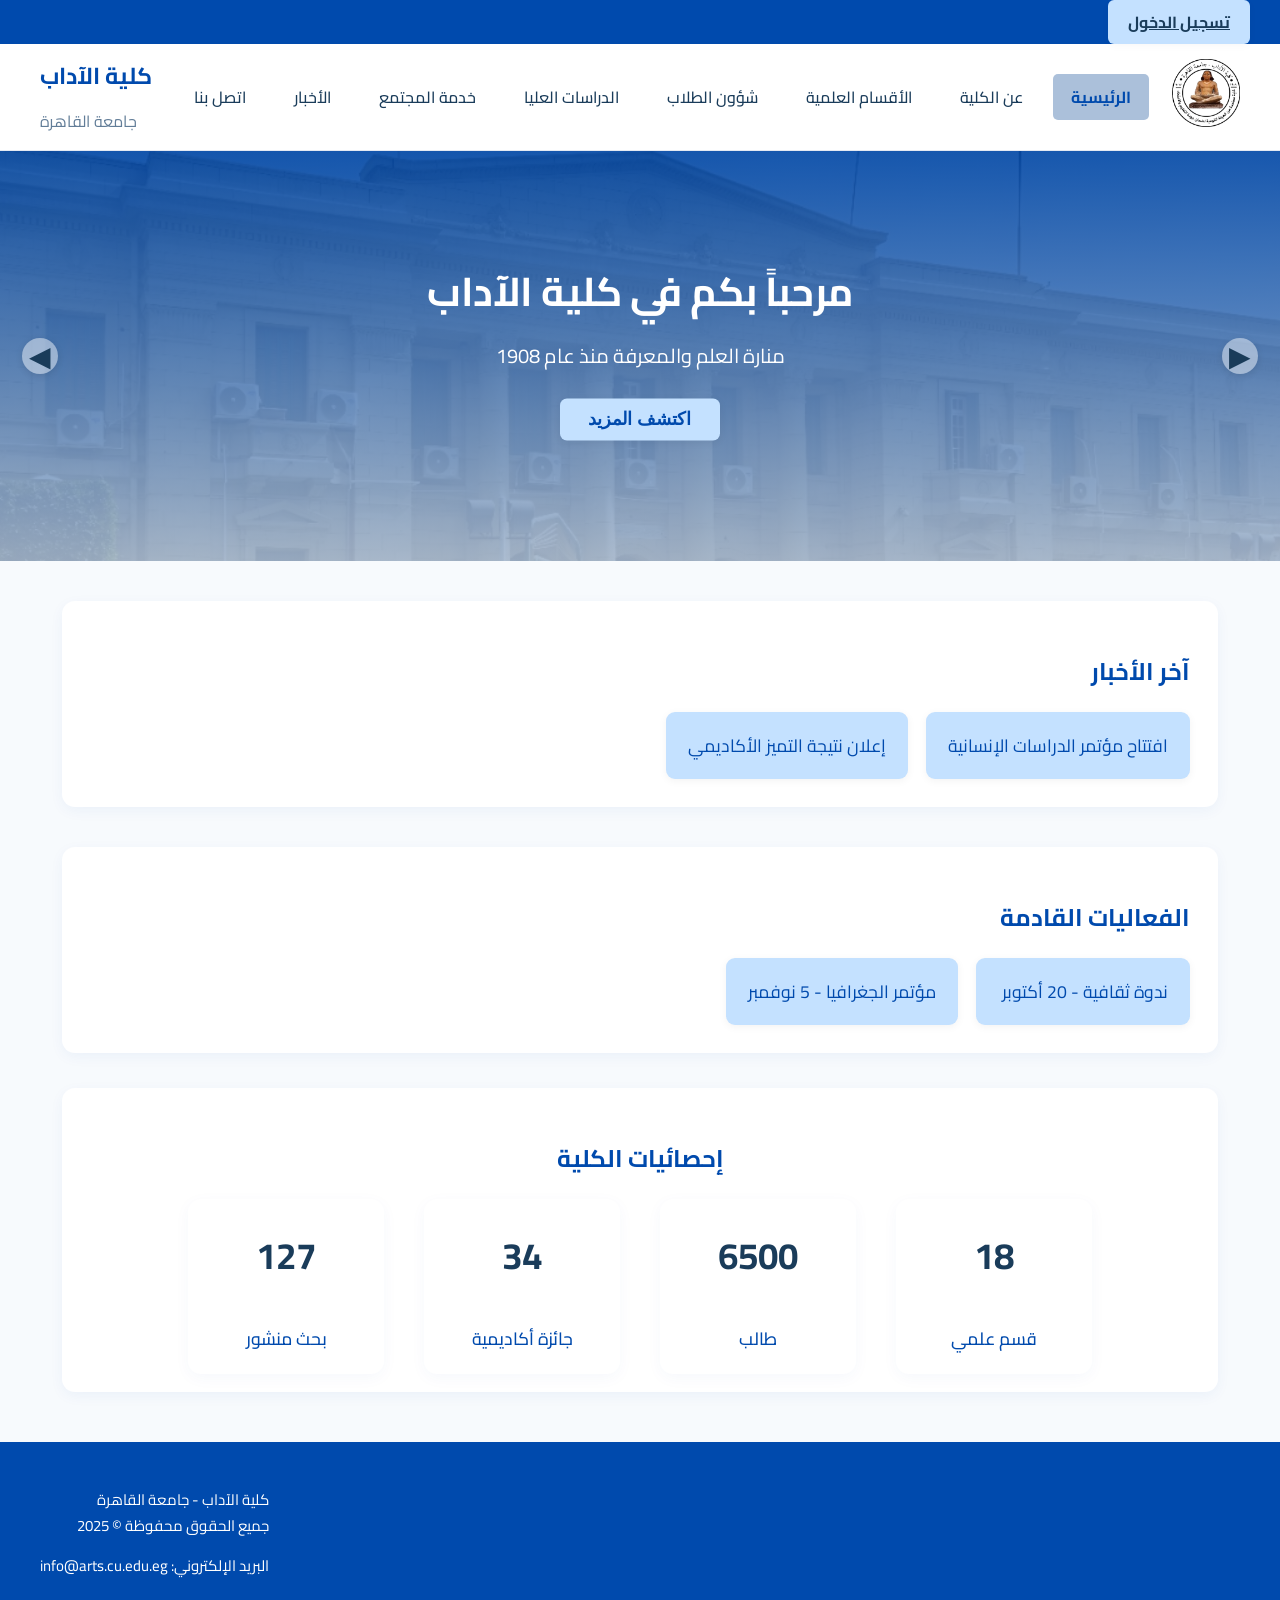
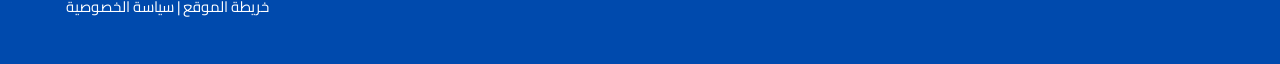
<file: index.html>
<!DOCTYPE html>
<html lang="ar" dir="rtl">

<head>
    <meta charset="UTF-8">
    <meta name="viewport" content="width=device-width, initial-scale=1.0">
    <title>كلية الآداب - جامعة القاهرة</title>
    <link rel="stylesheet" href="css/main.css">
    <link href="https://fonts.googleapis.com/css?family=Cairo:wght@400;700&display=swap" rel="stylesheet">
</head>

<body>
    <div class="topbar">
        <a href="login.html" class="login-btn">تسجيل الدخول</a>
    </div>

    <header class="main-header">
        <div class="container nav-flex">
            <div class="logo">
                <img src="images/logo.png" alt="شعار كلية الآداب" />
            </div>
            <nav>
                <ul class="main-nav">
                    <li><a class="active" href="index.html">الرئيسية</a></li>
                    <li><a href="about.html">عن الكلية</a></li>
                    <li><a href="departments.html">الأقسام العلمية</a></li>
                    <li><a href="students.html">شؤون الطلاب</a></li>
                    <li><a href="postgraduates.html">الدراسات العليا</a></li>
                    <li><a href="community.html">خدمة المجتمع</a></li>
                    <li><a href="news.html">الأخبار</a></li>
                    <li><a href="contact.html">اتصل بنا</a></li>
                </ul>
            </nav>
            <div class="faculty-name">
                <span>كلية الآداب<br><span class="subtext">جامعة القاهرة</span></span>
            </div>
        </div>
    </header>
    <section class="hero">
        <div class="hero-bg">
            <!-- صورة الهيرو: استبدل بمبنى الكلية -->
            <img src="images/photo.jpg" alt="مبنى كلية الآداب" />
            <div class="hero-gradient"></div>
        </div>
        <div class="hero-content">
            <h1>مرحباً بكم في كلية الآداب</h1>
            <p>منارة العلم والمعرفة منذ عام 1908</p>
            <button class="cta-btn">اكتشف المزيد</button>
        </div>
        <button class="slider-arrow left">&#9664;</button>
        <button class="slider-arrow right">&#9654;</button>
    </section>
    <main class="main-content">
        <!-- قسم أخبار سريع -->
        <section class="home-section fade-in">
            <h2>آخر الأخبار</h2>
            <div class="card-list">
                <div class="card">افتتاح مؤتمر الدراسات الإنسانية</div>
                <div class="card">إعلان نتيجة التميز الأكاديمي</div>
            </div>
        </section>
        <!-- قسم فعاليات سريع -->
        <section class="home-section fade-in" style="animation-delay:.15s">
            <h2>الفعاليات القادمة</h2>
            <div class="card-list">
                <div class="card">ندوة ثقافية - 20 أكتوبر</div>
                <div class="card">مؤتمر الجغرافيا - 5 نوفمبر</div>
            </div>
        </section>
        <!-- عدادات إحصائية متحركة -->
        <section class="home-section stats-section fade-in" style="animation-delay:.3s">
            <h2>إحصائيات الكلية</h2>
            <div class="stats">
                <div class="stat"><span id="s1">0</span><br>قسم علمي</div>
                <div class="stat"><span id="s2">0</span><br>طالب</div>
                <div class="stat"><span id="s3">0</span><br>جائزة أكاديمية</div>
                <div class="stat"><span id="s4">0</span><br>بحث منشور</div>
            </div>
        </section>
    </main>
    <footer>
        <div class="footer-container">
            <div class="footer-logo">
            </div>
            <div class="footer-info">
                <p>كلية الآداب - جامعة القاهرة<br>جميع الحقوق محفوظة &copy; 2025</p>
                <p>البريد الإلكتروني: info@arts.cu.edu.eg</p>
                <p>خريطة الموقع | سياسة الخصوصية</p>
            </div>
        </div>
    </footer>
    <script>
        // عداد الإحصائيات المتحرك
        function animateCount(id, to, duration) {
            let el = document.getElementById(id), start = 0, startTime = null;
            function animate(ts) {
                if (!startTime) startTime = ts;
                let progress = Math.min((ts - startTime) / duration, 1);
                el.textContent = Math.floor(progress * (to - start) + start);
                if (progress < 1) requestAnimationFrame(animate);
                else el.textContent = to;
            }
            requestAnimationFrame(animate);
        }
        window.addEventListener('DOMContentLoaded', () => {
            animateCount('s1', 18, 900);
            animateCount('s2', 6500, 1300);
            animateCount('s3', 34, 800);
            animateCount('s4', 127, 900);
        });
        // Fade-in on scroll
        const faders = document.querySelectorAll('.fade-in');
        window.addEventListener('scroll', () => {
            faders.forEach(el => {
                const rect = el.getBoundingClientRect();
                if (rect.top < window.innerHeight - 60) el.classList.add('show');
            });
        });
        window.dispatchEvent(new Event('scroll'));
    </script>
</body>

</html>
</file>
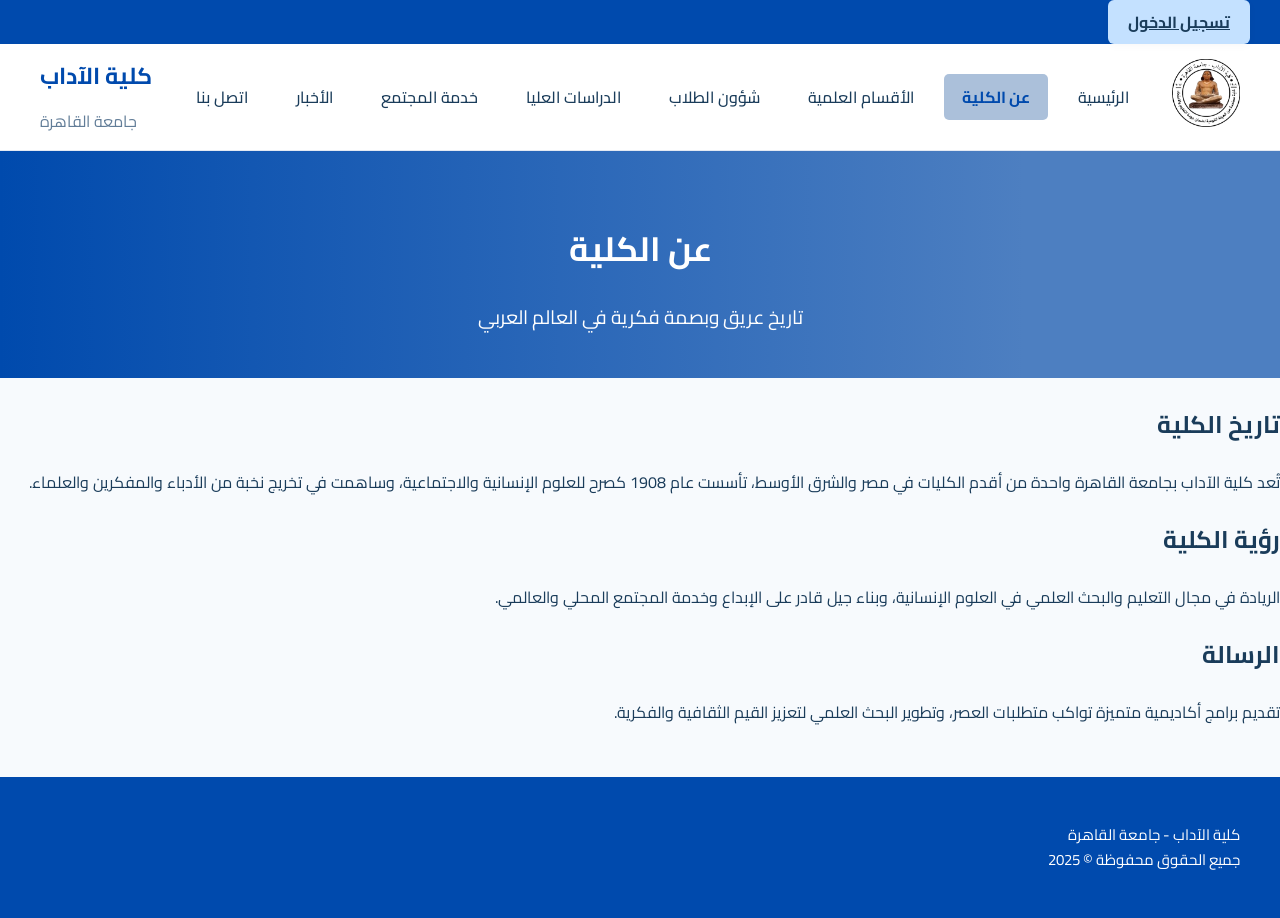
<file: about.html>
<!DOCTYPE html>
<html lang="ar" dir="rtl">

<head>
    <meta charset="UTF-8">
    <meta name="viewport" content="width=device-width, initial-scale=1.0">
    <title>عن الكلية - كلية الآداب</title>
    <link rel="stylesheet" href="css/main.css">
    <link href="https://fonts.googleapis.com/css?family=Cairo:wght@400;700&display=swap" rel="stylesheet">
</head>

<body>
    <div class="topbar">
        <a href="login.html" class="login-btn">تسجيل الدخول</a>
    </div>

    <header class="main-header">
        <div class="container nav-flex">
            <div class="logo"><img src="images/logo.png" alt="شعار كلية الآداب" /></div>
            <nav>
                <ul class="main-nav">
                    <li><a href="index.html">الرئيسية</a></li>
                    <li><a class="active" href="about.html">عن الكلية</a></li>
                    <li><a href="departments.html">الأقسام العلمية</a></li>
                    <li><a href="students.html">شؤون الطلاب</a></li>
                    <li><a href="postgraduates.html">الدراسات العليا</a></li>
                    <li><a href="community.html">خدمة المجتمع</a></li>
                    <li><a href="news.html">الأخبار</a></li>
                    <li><a href="contact.html">اتصل بنا</a></li>
                </ul>
            </nav>
            <div class="faculty-name">
                <span>كلية الآداب<br><span class="subtext">جامعة القاهرة</span></span>
            </div>
        </div>
    </header>

    <section class="page-hero">
        <h2 class="fade-in">عن الكلية</h2>
        <p class="fade-in" style="animation-delay:.14s">تاريخ عريق وبصمة فكرية في العالم العربي</p>
    </section>

    <main class="main-content">
        <section class="fade-in">
            <h2>تاريخ الكلية</h2>
            <p>تُعد كلية الآداب بجامعة القاهرة واحدة من أقدم الكليات في مصر والشرق الأوسط، تأسست عام 1908 كصرح للعلوم
                الإنسانية والاجتماعية، وساهمت في تخريج نخبة من الأدباء والمفكرين والعلماء.</p>
        </section>

        <section class="fade-in" style="animation-delay:.2s">
            <h2>رؤية الكلية</h2>
            <p>الريادة في مجال التعليم والبحث العلمي في العلوم الإنسانية، وبناء جيل قادر على الإبداع وخدمة المجتمع
                المحلي والعالمي.</p>
        </section>

        <section class="fade-in" style="animation-delay:.3s">
            <h2>الرسالة</h2>
            <p>تقديم برامج أكاديمية متميزة تواكب متطلبات العصر، وتطوير البحث العلمي لتعزيز القيم الثقافية والفكرية.</p>
        </section>
    </main>

    <footer>
        <div class="footer-container">
            <div class="footer-info">
                <p>كلية الآداب - جامعة القاهرة<br>جميع الحقوق محفوظة © 2025</p>
            </div>
        </div>
    </footer>

    <script>
        const faders = document.querySelectorAll('.fade-in');
        window.addEventListener('scroll', () => {
            faders.forEach(el => {
                const rect = el.getBoundingClientRect();
                if (rect.top < window.innerHeight - 60) el.classList.add('show');
            });
        });
        window.dispatchEvent(new Event('scroll'));
    </script>
</body>

</html>
</file>
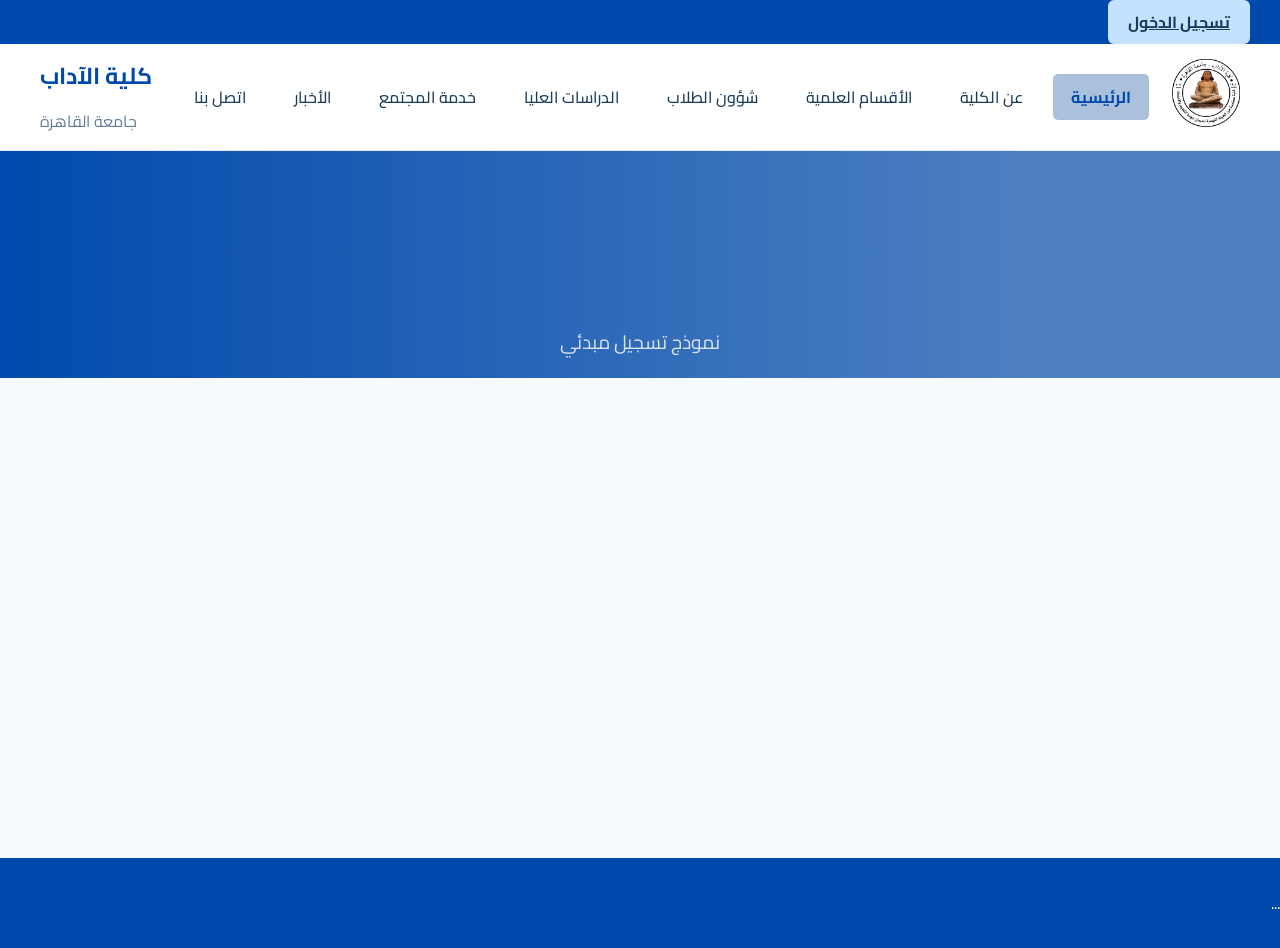
<file: admission.html>
<!DOCTYPE html>
<html lang="ar" dir="rtl">

<head>
    <meta charset="UTF-8">
    <title>القبول والتسجيل - كلية الآداب</title>
    <link rel="stylesheet" href="css/main.css">
    <link href="https://fonts.googleapis.com/css?family=Cairo:wght@400;700&display=swap" rel="stylesheet">
</head>

<body>
    <div class="topbar">
        <a href="login.html" class="login-btn">تسجيل الدخول</a>
    </div>
    <header class="main-header">
        <div class="container nav-flex">
            <div class="logo">
                <img src="images/logo.png" alt="شعار كلية الآداب" />
            </div>
            <nav>
                <ul class="main-nav">
                    <li><a class="active" href="index.html">الرئيسية</a></li>
                    <li><a href="about.html">عن الكلية</a></li>
                    <li><a href="departments.html">الأقسام العلمية</a></li>
                    <li><a href="students.html">شؤون الطلاب</a></li>
                    <li><a href="postgraduates.html">الدراسات العليا</a></li>
                    <li><a href="community.html">خدمة المجتمع</a></li>
                    <li><a href="news.html">الأخبار</a></li>
                    <li><a href="contact.html">اتصل بنا</a></li>
                </ul>
            </nav>
            <div class="faculty-name">
                <span>كلية الآداب<br><span class="subtext">جامعة القاهرة</span></span>
            </div>
        </div>
    </header>
    <section class="page-hero">
        <h2 class="fade-in">القبول والتسجيل</h2>
        <p class="fade-in" style="animation-delay:.13s">نموذج تسجيل مبدئي</p>
    </section>
    <main class="main-content">
        <form id="admission-form" class="fade-in admission-form">
            <label>الاسم بالكامل: <input type="text" name="name" required></label>
            <label>البريد الإلكتروني: <input type="email" name="email" required></label>
            <label>البرنامج:
                <select name="program" required>
                    <option value="">اختر البرنامج</option>
                    <option value="بكالوريوس">بكالوريوس</option>
                    <option value="دبلوم">دبلوم</option>
                    <option value="ماجستير">ماجستير</option>
                    <option value="دكتوراه">دكتوراه</option>
                </select>
            </label>
            <button class="cta-btn" type="submit">إرسال</button>
        </form>
        <div id="admission-msg"></div>
    </main>
    <footer> ... </footer>
    <script>
        document.getElementById('admission-form').onsubmit = function (e) {
            e.preventDefault();
            let valid = true, msg = '';
            this.querySelectorAll('input,select').forEach(inp => {
                if (!inp.value) valid = false;
            });
            msg = valid ? "تم إرسال البيانات بنجاح! سنتواصل معك قريباً." : "يرجى استكمال جميع الحقول.";
            document.getElementById('admission-msg').textContent = msg;
            document.getElementById('admission-msg').style.color = valid ? "#004aad" : "#c00";
        }
    </script>
</body>

</html>
</file>
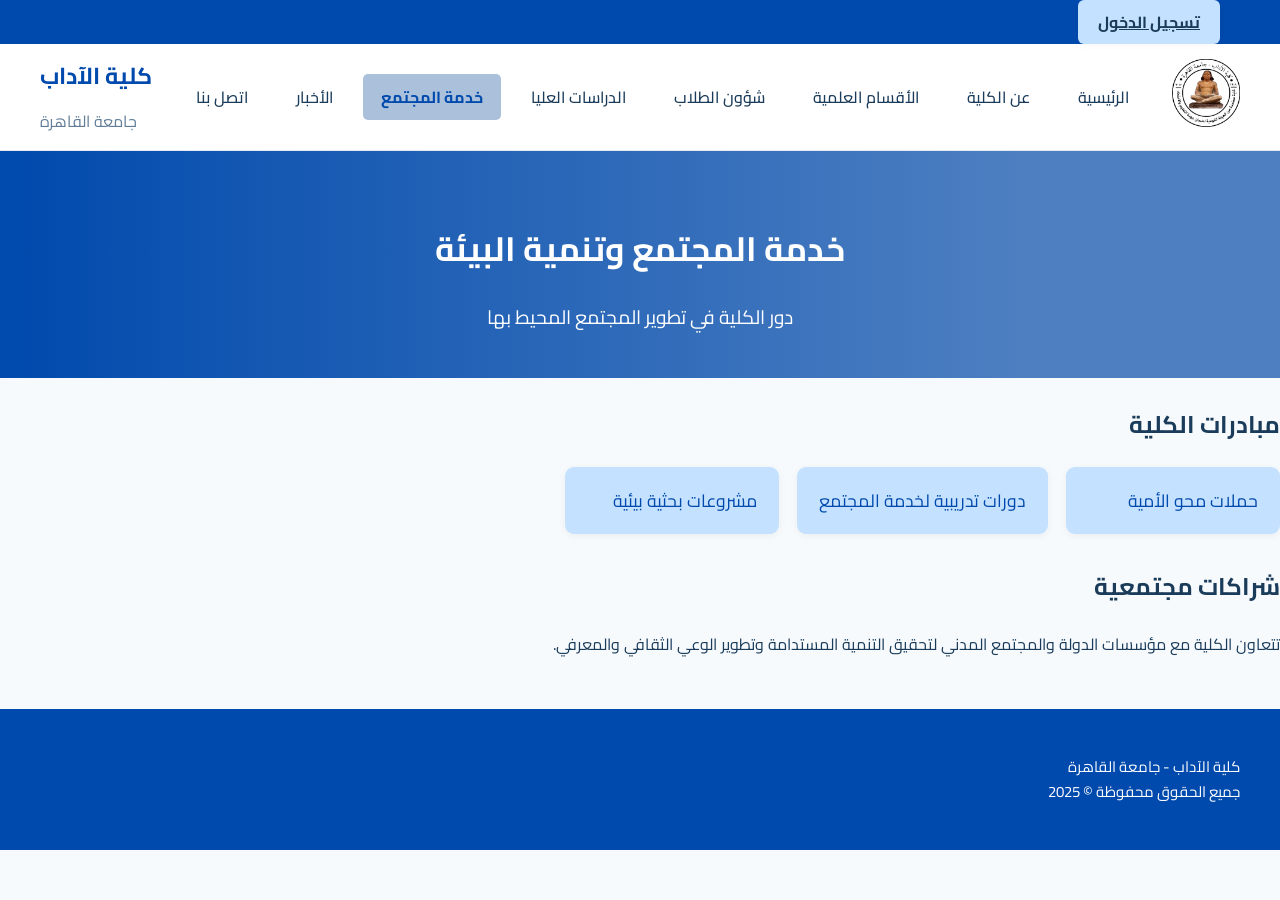
<file: community.html>
<!DOCTYPE html>
<html lang="ar" dir="rtl">

<head>
    <meta charset="UTF-8">
    <meta name="viewport" content="width=device-width, initial-scale=1.0">
    <title>خدمة المجتمع - كلية الآداب</title>
    <link rel="stylesheet" href="css/main.css">
    <link href="https://fonts.googleapis.com/css?family=Cairo:wght@400;700&display=swap" rel="stylesheet">
</head>

<body>
    <div class="topbar">
        <div class="topbar">
            <a href="login.html" class="login-btn">تسجيل الدخول</a>
        </div>
    </div>
    <header class="main-header">
        <div class="container nav-flex">
            <div class="logo"><img src="images/logo.png" alt="شعار كلية الآداب" /></div>
            <nav>
                <ul class="main-nav">
                    <li><a href="index.html">الرئيسية</a></li>
                    <li><a href="about.html">عن الكلية</a></li>
                    <li><a href="departments.html">الأقسام العلمية</a></li>
                    <li><a href="students.html">شؤون الطلاب</a></li>
                    <li><a href="postgraduates.html">الدراسات العليا</a></li>
                    <li><a class="active" href="community.html">خدمة المجتمع</a></li>
                    <li><a href="news.html">الأخبار</a></li>
                    <li><a href="contact.html">اتصل بنا</a></li>
                </ul>
            </nav>
            <div class="faculty-name">
                <span>كلية الآداب<br><span class="subtext">جامعة القاهرة</span></span>
            </div>
        </div>
    </header>

    <section class="page-hero">
        <h2 class="fade-in">خدمة المجتمع وتنمية البيئة</h2>
        <p class="fade-in" style="animation-delay:.14s">دور الكلية في تطوير المجتمع المحيط بها</p>
    </section>

    <main class="main-content">
        <section class="fade-in">
            <h2>مبادرات الكلية</h2>
            <div class="card-list">
                <div class="card">حملات محو الأمية</div>
                <div class="card">دورات تدريبية لخدمة المجتمع</div>
                <div class="card">مشروعات بحثية بيئية</div>
            </div>
        </section>
        <section class="fade-in" style="animation-delay:.2s">
            <h2>شراكات مجتمعية</h2>
            <p>تتعاون الكلية مع مؤسسات الدولة والمجتمع المدني لتحقيق التنمية المستدامة وتطوير الوعي الثقافي والمعرفي.
            </p>
        </section>
    </main>

    <footer>
        <div class="footer-container">
            <div class="footer-info">
                <p>كلية الآداب - جامعة القاهرة<br>جميع الحقوق محفوظة © 2025</p>
            </div>
        </div>
    </footer>

    <script>
        const faders = document.querySelectorAll('.fade-in');
        window.addEventListener('scroll', () => {
            faders.forEach(el => {
                const rect = el.getBoundingClientRect();
                if (rect.top < window.innerHeight - 60) el.classList.add('show');
            });
        });
        window.dispatchEvent(new Event('scroll'));
    </script>
</body>

</html>
</file>
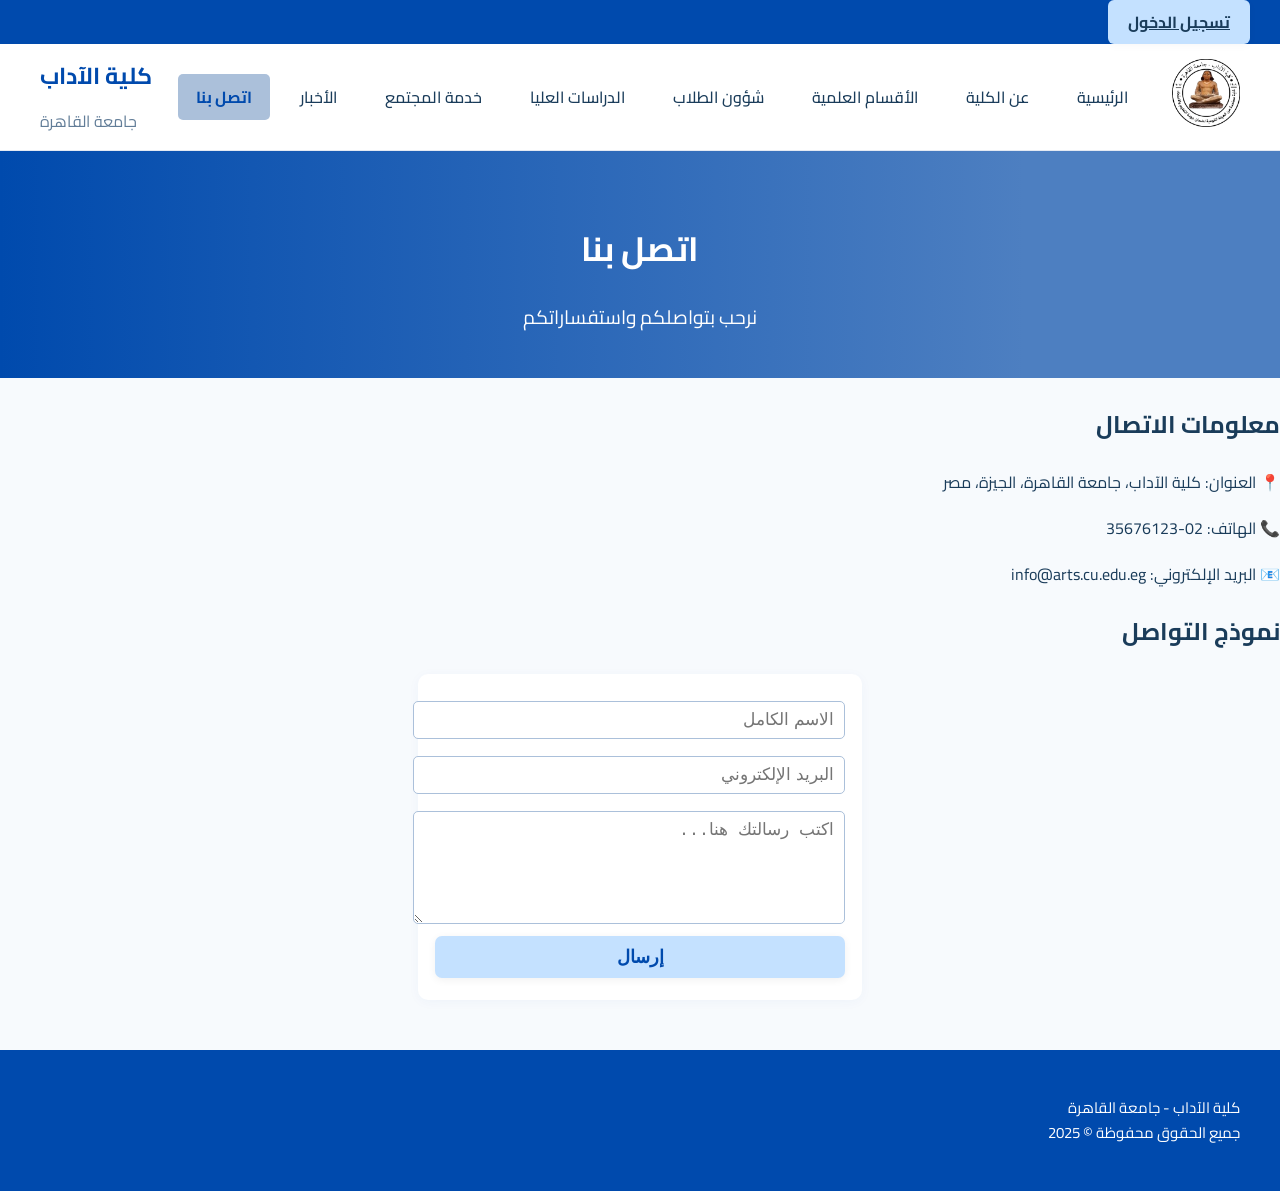
<file: contact.html>
<!DOCTYPE html>
<html lang="ar" dir="rtl">

<head>
    <meta charset="UTF-8">
    <meta name="viewport" content="width=device-width, initial-scale=1.0">
    <title>اتصل بنا - كلية الآداب</title>
    <link rel="stylesheet" href="css/main.css">
    <link href="https://fonts.googleapis.com/css?family=Cairo:wght@400;700&display=swap" rel="stylesheet">
</head>

<body>
    <div class="topbar">
        <a href="login.html" class="login-btn">تسجيل الدخول</a>
    </div>

    <header class="main-header">
        <div class="container nav-flex">
            <div class="logo"><img src="images/logo.png" alt="شعار كلية الآداب" /></div>
            <nav>
                <ul class="main-nav">
                    <li><a href="index.html">الرئيسية</a></li>
                    <li><a href="about.html">عن الكلية</a></li>
                    <li><a href="departments.html">الأقسام العلمية</a></li>
                    <li><a href="students.html">شؤون الطلاب</a></li>
                    <li><a href="postgraduates.html">الدراسات العليا</a></li>
                    <li><a href="community.html">خدمة المجتمع</a></li>
                    <li><a href="news.html">الأخبار</a></li>
                    <li><a class="active" href="contact.html">اتصل بنا</a></li>
                </ul>
            </nav>
            <div class="faculty-name">
                <span>كلية الآداب<br><span class="subtext">جامعة القاهرة</span></span>
            </div>
        </div>
    </header>

    <section class="page-hero">
        <h2 class="fade-in">اتصل بنا</h2>
        <p class="fade-in" style="animation-delay:.14s">نرحب بتواصلكم واستفساراتكم</p>
    </section>

    <main class="main-content">
        <section class="fade-in">
            <h2>معلومات الاتصال</h2>
            <p>📍 العنوان: كلية الآداب، جامعة القاهرة، الجيزة، مصر</p>
            <p>📞 الهاتف: 02-35676123</p>
            <p>📧 البريد الإلكتروني: info@arts.cu.edu.eg</p>
        </section>

        <section class="fade-in" style="animation-delay:.2s">
            <h2>نموذج التواصل</h2>
            <form class="contact-form">
                <input type="text" placeholder="الاسم الكامل" required>
                <input type="email" placeholder="البريد الإلكتروني" required>
                <textarea placeholder="اكتب رسالتك هنا..." rows="5"></textarea>
                <button type="submit" class="cta-btn">إرسال</button>
            </form>
        </section>
    </main>

    <footer>
        <div class="footer-container">
            <div class="footer-info">
                <p>كلية الآداب - جامعة القاهرة<br>جميع الحقوق محفوظة © 2025</p>
            </div>
        </div>
    </footer>

    <script>
        const faders = document.querySelectorAll('.fade-in');
        window.addEventListener('scroll', () => {
            faders.forEach(el => {
                const rect = el.getBoundingClientRect();
                if (rect.top < window.innerHeight - 60) el.classList.add('show');
            });
        });
        window.dispatchEvent(new Event('scroll'));
    </script>
</body>

</html>
</file>
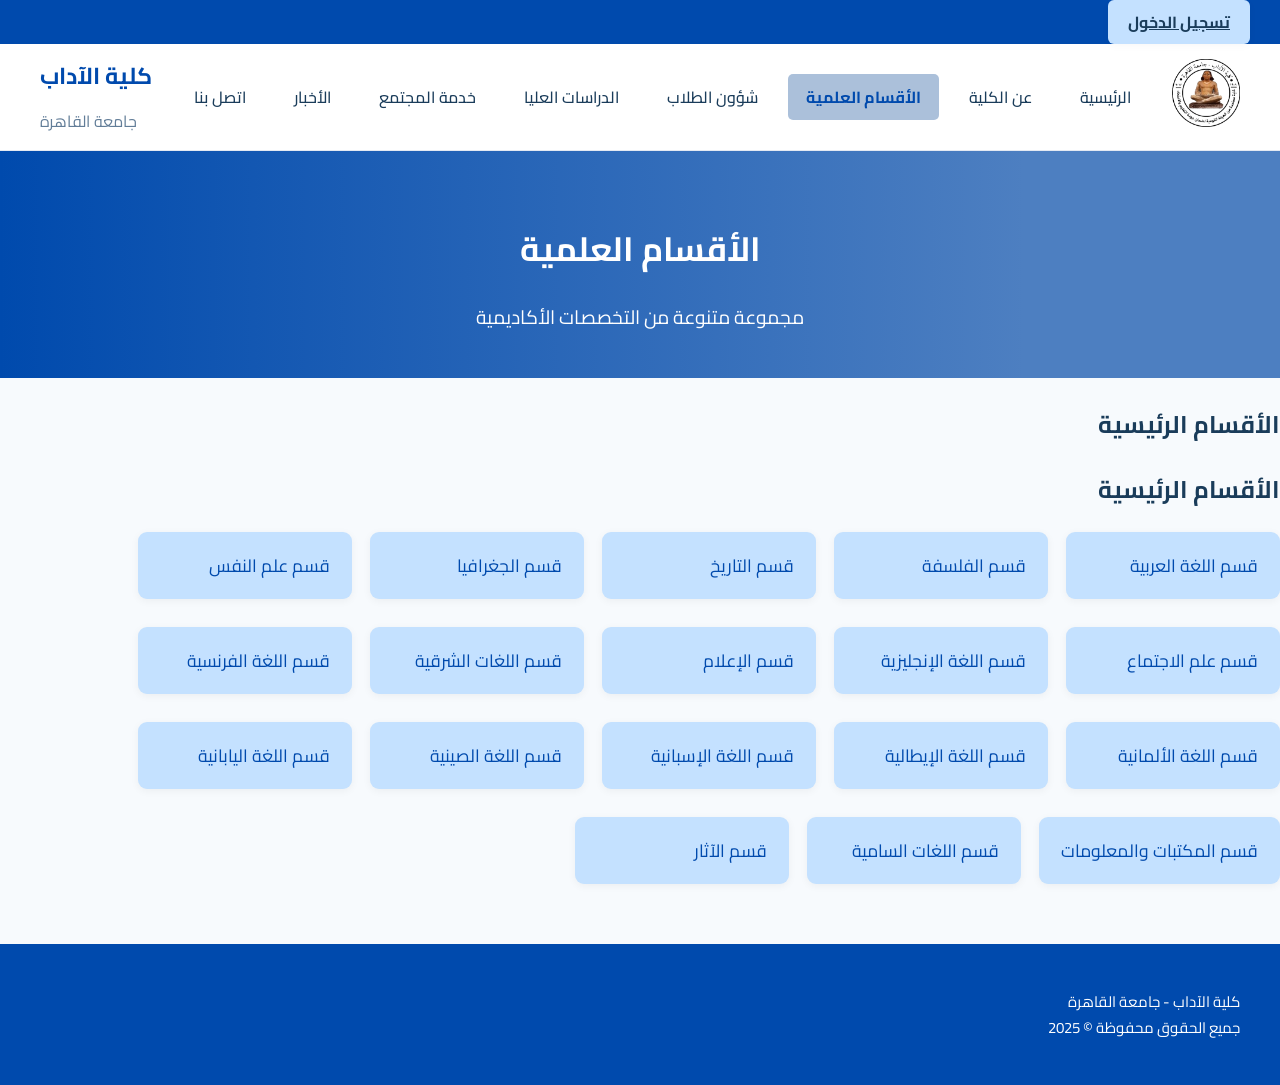
<file: departments.html>
<!DOCTYPE html>
<html lang="ar" dir="rtl">

<head>
    <meta charset="UTF-8">
    <meta name="viewport" content="width=device-width, initial-scale=1.0">
    <title>الأقسام العلمية - كلية الآداب</title>
    <link rel="stylesheet" href="css/main.css">
    <link href="https://fonts.googleapis.com/css?family=Cairo:wght@400;700&display=swap" rel="stylesheet">
</head>

<body>
    <div class="topbar">
        <a href="login.html" class="login-btn">تسجيل الدخول</a>
    </div>

    <header class="main-header">
        <div class="container nav-flex">
            <div class="logo"><img src="images/logo.png" alt="شعار كلية الآداب" /></div>
            <nav>
                <ul class="main-nav">
                    <li><a href="index.html">الرئيسية</a></li>
                    <li><a href="about.html">عن الكلية</a></li>
                    <li><a class="active" href="departments.html">الأقسام العلمية</a></li>
                    <li><a href="students.html">شؤون الطلاب</a></li>
                    <li><a href="postgraduates.html">الدراسات العليا</a></li>
                    <li><a href="community.html">خدمة المجتمع</a></li>
                    <li><a href="news.html">الأخبار</a></li>
                    <li><a href="contact.html">اتصل بنا</a></li>
                </ul>
            </nav>
            <div class="faculty-name">
                <span>كلية الآداب<br><span class="subtext">جامعة القاهرة</span></span>
            </div>
        </div>
    </header>

    <section class="page-hero">
        <h2 class="fade-in">الأقسام العلمية</h2>
        <p class="fade-in" style="animation-delay:.14s">مجموعة متنوعة من التخصصات الأكاديمية</p>
    </section>

    <main class="main-content">
        <section class="fade-in">
            <h2>الأقسام الرئيسية</h2>
            <main class="main-content">
                <section class="fade-in">
                    <h2>الأقسام الرئيسية</h2>
                    <div class="card-list" id="departments">
                        <div class="card"
                            data-info="يهتم بدراسة اللغة العربية وآدابها والنحو والبلاغة والشعر والنثر العربي.">قسم
                            اللغة العربية</div>
                        <div class="card" data-info="يركز على دراسة الفلسفة القديمة والحديثة والمنطق ونظريات المعرفة.">
                            قسم الفلسفة</div>
                        <div class="card"
                            data-info="يعنى بدراسة التاريخ القديم والوسيط والحديث والمعاصر وتحليل الأحداث التاريخية.">
                            قسم التاريخ</div>
                        <div class="card" data-info="يختص بدراسة الجغرافيا الطبيعية والبشرية ونظم المعلومات الجغرافية.">
                            قسم الجغرافيا</div>
                        <div class="card" data-info="يركز على دراسة السلوك الإنساني والنظريات النفسية وأساليب العلاج.">
                            قسم علم النفس</div>
                        <div class="card" data-info="يعنى بدراسة المجتمع والعلاقات الاجتماعية والظواهر الثقافية.">قسم
                            علم الاجتماع</div>
                        <div class="card" data-info="يهتم بدراسة اللغة الإنجليزية وآدابها والترجمة والنقد الأدبي.">قسم
                            اللغة الإنجليزية</div>
                        <div class="card" data-info="يركز على الإعلام الصحفي والإذاعي والتلفزيوني والعلاقات العامة.">قسم
                            الإعلام</div>
                        <div class="card" data-info="يعنى بدراسة اللغات الشرقية مثل الفارسية والتركية والعبرية.">قسم
                            اللغات الشرقية</div>
                        <div class="card"
                            data-info="يهتم بدراسة اللغة الفرنسية وآدابها والترجمة والنقد الأدبي الفرنسي.">قسم اللغة
                            الفرنسية</div>
                        <div class="card" data-info="يعنى بدراسة اللغة الألمانية وآدابها والثقافة الألمانية.">قسم اللغة
                            الألمانية</div>
                        <div class="card" data-info="يركز على دراسة اللغة الإيطالية وآدابها والتواصل الثقافي.">قسم اللغة
                            الإيطالية</div>
                        <div class="card" data-info="يعنى بدراسة اللغة الإسبانية وآدابها والثقافة اللاتينية.">قسم اللغة
                            الإسبانية</div>
                        <div class="card" data-info="يهتم بدراسة اللغة الصينية وآدابها والتواصل الحضاري.">قسم اللغة
                            الصينية</div>
                        <div class="card" data-info="يركز على دراسة اللغة اليابانية والثقافة اليابانية الحديثة.">قسم
                            اللغة اليابانية</div>
                        <div class="card" data-info="يعنى بدراسة علم المكتبات والمعلومات وتنظيم المصادر الرقمية.">قسم
                            المكتبات والمعلومات</div>
                        <div class="card" data-info="يهتم بدراسة اللغات السامية القديمة مثل الآرامية والعبرية القديمة.">
                            قسم اللغات السامية</div>
                        <div class="card" data-info="يركز على دراسة الآثار المصرية القديمة واليونانية والرومانية.">قسم
                            الآثار</div>
                    </div>

                    <!-- ✅ مربع عرض النبذة -->
                    <div id="info-box"
                        style="margin-top:20px; background:#c4e1ff; padding:15px; border-radius:10px; display:none;">
                    </div>
                </section>
            </main>

        </section>
    </main>

    <footer>
        <div class="footer-container">
            <div class="footer-info">
                <p>كلية الآداب - جامعة القاهرة<br>جميع الحقوق محفوظة © 2025</p>
            </div>
        </div>
    </footer>

    <script>
        const faders = document.querySelectorAll('.fade-in');
        window.addEventListener('scroll', () => {
            faders.forEach(el => {
                const rect = el.getBoundingClientRect();
                if (rect.top < window.innerHeight - 60) el.classList.add('show');
            });
        });
        window.dispatchEvent(new Event('scroll'));

        // ✅ عرض نبذة القسم عند المرور أو الضغط
        const cards = document.querySelectorAll('.card');
        const infoBox = document.getElementById('info-box');

        cards.forEach(card => {
            card.addEventListener('mouseenter', () => {
                infoBox.innerText = card.dataset.info;
                infoBox.style.display = 'block';
            });
            card.addEventListener('click', () => {
                infoBox.innerText = card.dataset.info;
                infoBox.style.display = 'block';
            });
            card.addEventListener('mouseleave', () => {
                infoBox.style.display = 'none';
            });
        });

    </script>
</body>

</html>
</file>
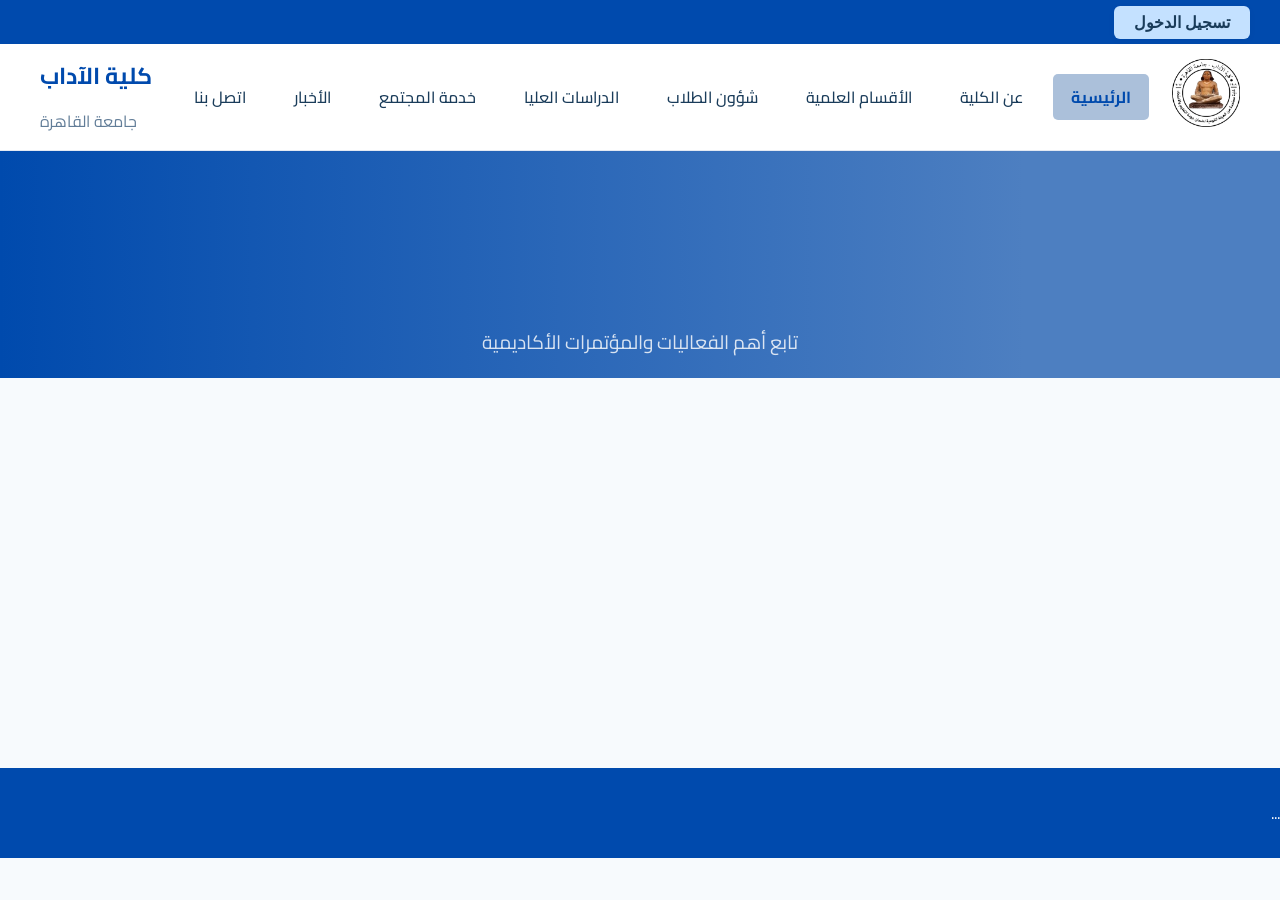
<file: events.html>
<!DOCTYPE html>
<html lang="ar" dir="rtl">

<head>
    <meta charset="UTF-8">
    <title>الفعاليات - كلية الآداب</title>
    <link rel="stylesheet" href="css/main.css">
    <link href="https://fonts.googleapis.com/css?family=Cairo:wght@400;700&display=swap" rel="stylesheet">
</head>

<body>
    <div class="topbar"><button class="login-btn">تسجيل الدخول</button></div>
    <header class="main-header">
        <div class="container nav-flex">
            <div class="logo">
                <img src="images/logo.png" alt="شعار كلية الآداب" />
            </div>
            <nav>
                <ul class="main-nav">
                    <li><a class="active" href="index.html">الرئيسية</a></li>
                    <li><a href="about.html">عن الكلية</a></li>
                    <li><a href="departments.html">الأقسام العلمية</a></li>
                    <li><a href="students.html">شؤون الطلاب</a></li>
                    <li><a href="postgraduates.html">الدراسات العليا</a></li>
                    <li><a href="community.html">خدمة المجتمع</a></li>
                    <li><a href="news.html">الأخبار</a></li>
                    <li><a href="contact.html">اتصل بنا</a></li>
                </ul>
            </nav>
            <div class="faculty-name">
                <span>كلية الآداب<br><span class="subtext">جامعة القاهرة</span></span>
            </div>
        </div>
    </header>
    <section class="page-hero">
        <h2 class="fade-in">الفعاليات والمؤتمرات</h2>
        <p class="fade-in" style="animation-delay:.15s">تابع أهم الفعاليات والمؤتمرات الأكاديمية</p>
    </section>
    <main class="main-content">
        <div class="events-calendar fade-in">
            <h3>تقويم الفعاليات</h3>
            <ul id="events-list">
                <li class="event-item">ندوة ثقافية: 20 أكتوبر 2025</li>
                <li class="event-item">مؤتمر الجغرافيا: 5 نوفمبر 2025</li>
                <li class="event-item">ملتقى التوظيف: 18 نوفمبر 2025</li>
            </ul>
        </div>
    </main>
    <footer> ... </footer>
    <script>
        // Animation عند ظهور الأحداث
        document.querySelectorAll('.event-item').forEach((el, i) => {
            el.style.opacity = 0;
            setTimeout(() => {
                el.style.transition = "opacity .85s cubic-bezier(.7,0,.2,1)";
                el.style.opacity = 1;
            }, 300 + i * 200);
        });
    </script>
</body>

</html>
</file>
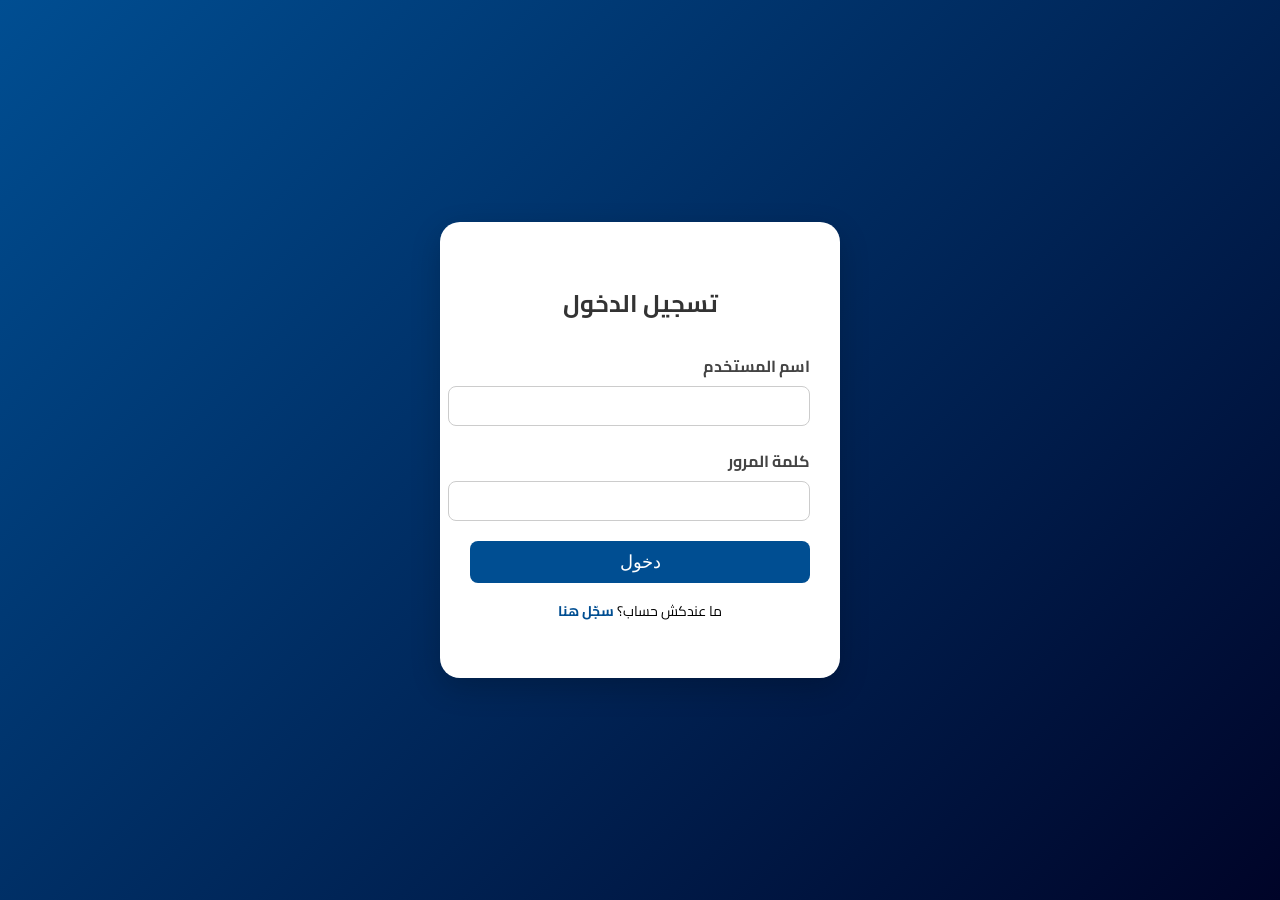
<file: login.html>
<!DOCTYPE html>
<html lang="ar" dir="rtl">

<head>
    <meta charset="UTF-8">
    <title>تسجيل الدخول - كلية الآداب</title>
    <link href="https://fonts.googleapis.com/css2?family=Cairo:wght@400;700&display=swap" rel="stylesheet">

    <style>
        body {
            font-family: 'Cairo', sans-serif;
            background: linear-gradient(135deg, #004e92, #000428);
            margin: 0;
            padding: 0;
            height: 100vh;
            display: flex;
            align-items: center;
            justify-content: center;
        }

        .login-container {
            width: 100%;
            max-width: 400px;
            padding: 20px;
        }

        .login-card {
            background: white;
            border-radius: 20px;
            padding: 40px 30px;
            box-shadow: 0 10px 30px rgba(0, 0, 0, 0.2);
            text-align: center;
            animation: fadeIn 1s ease forwards;
        }

        h2 {
            margin-bottom: 25px;
            color: #333;
        }

        .input-group {
            margin-bottom: 20px;
            text-align: right;
        }

        label {
            display: block;
            font-weight: bold;
            color: #444;
            margin-bottom: 5px;
        }

        input {
            width: 100%;
            padding: 10px;
            border-radius: 8px;
            border: 1px solid #ccc;
            font-size: 16px;
        }

        .btn-login {
            background: #004e92;
            color: white;
            border: none;
            border-radius: 8px;
            padding: 10px 20px;
            font-size: 18px;
            cursor: pointer;
            transition: background 0.3s;
            width: 100%;
        }

        .btn-login:hover {
            background: #0078d7;
        }

        .register-link {
            margin-top: 15px;
            font-size: 14px;
        }

        .register-link a {
            color: #004e92;
            text-decoration: none;
            font-weight: bold;
        }

        @keyframes fadeIn {
            from {
                opacity: 0;
                transform: translateY(10px);
            }

            to {
                opacity: 1;
                transform: translateY(0);
            }
        }
    </style>
</head>

<body>
    <div class="login-container">
        <div class="login-card">
            <h2>تسجيل الدخول</h2>
            <form id="loginForm">
                <div class="input-group">
                    <label for="username">اسم المستخدم</label>
                    <input type="text" id="username" name="username" required>
                </div>

                <div class="input-group">
                    <label for="password">كلمة المرور</label>
                    <input type="password" id="password" name="password" required>
                </div>

                <button type="submit" class="btn-login">دخول</button>
                <p class="register-link">ما عندكش حساب؟ <a href="#">سجّل هنا</a></p>
            </form>
        </div>
    </div>

    <script>
        document.getElementById("loginForm").addEventListener("submit", function (e) {
            e.preventDefault();

            const username = document.getElementById("username").value.trim();
            const password = document.getElementById("password").value.trim();

            if (username === "admin" && password === "12345") {
                alert("تم تسجيل الدخول بنجاح ✅");
                window.location.href = "index.html";
            } else {
                alert("❌ اسم المستخدم أو كلمة المرور غير صحيحة");
            }
        });
    </script>
</body>

</html>
</file>
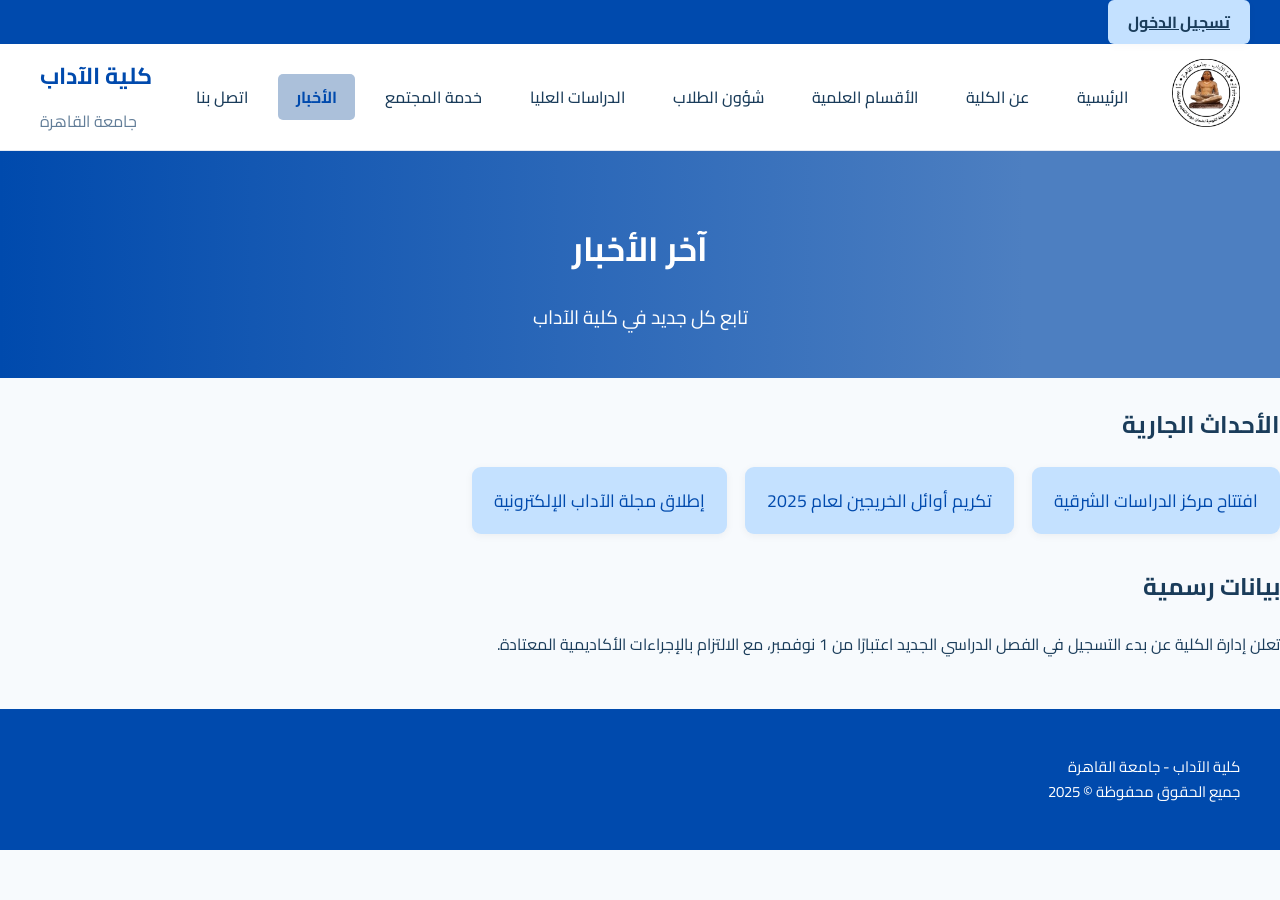
<file: news.html>
<!DOCTYPE html>
<html lang="ar" dir="rtl">

<head>
    <meta charset="UTF-8">
    <meta name="viewport" content="width=device-width, initial-scale=1.0">
    <title>الأخبار - كلية الآداب</title>
    <link rel="stylesheet" href="css/main.css">
    <link href="https://fonts.googleapis.com/css?family=Cairo:wght@400;700&display=swap" rel="stylesheet">
</head>

<body>
    <div class="topbar">
        <a href="login.html" class="login-btn">تسجيل الدخول</a>
    </div>

    <header class="main-header">
        <div class="container nav-flex">
            <div class="logo"><img src="images/logo.png" alt="شعار كلية الآداب" /></div>
            <nav>
                <ul class="main-nav">
                    <li><a href="index.html">الرئيسية</a></li>
                    <li><a href="about.html">عن الكلية</a></li>
                    <li><a href="departments.html">الأقسام العلمية</a></li>
                    <li><a href="students.html">شؤون الطلاب</a></li>
                    <li><a href="postgraduates.html">الدراسات العليا</a></li>
                    <li><a href="community.html">خدمة المجتمع</a></li>
                    <li><a class="active" href="news.html">الأخبار</a></li>
                    <li><a href="contact.html">اتصل بنا</a></li>
                </ul>
            </nav>
            <div class="faculty-name">
                <span>كلية الآداب<br><span class="subtext">جامعة القاهرة</span></span>
            </div>
        </div>
    </header>

    <section class="page-hero">
        <h2 class="fade-in">آخر الأخبار</h2>
        <p class="fade-in" style="animation-delay:.14s">تابع كل جديد في كلية الآداب</p>
    </section>

    <main class="main-content">
        <section class="fade-in">
            <h2>الأحداث الجارية</h2>
            <div class="card-list">
                <div class="card">افتتاح مركز الدراسات الشرقية</div>
                <div class="card">تكريم أوائل الخريجين لعام 2025</div>
                <div class="card">إطلاق مجلة الآداب الإلكترونية</div>
            </div>
        </section>
        <section class="fade-in" style="animation-delay:.2s">
            <h2>بيانات رسمية</h2>
            <p>تعلن إدارة الكلية عن بدء التسجيل في الفصل الدراسي الجديد اعتبارًا من 1 نوفمبر، مع الالتزام بالإجراءات
                الأكاديمية المعتادة.</p>
        </section>
    </main>

    <footer>
        <div class="footer-container">
            <div class="footer-info">
                <p>كلية الآداب - جامعة القاهرة<br>جميع الحقوق محفوظة © 2025</p>
            </div>
        </div>
    </footer>

    <script>
        const faders = document.querySelectorAll('.fade-in');
        window.addEventListener('scroll', () => {
            faders.forEach(el => {
                const rect = el.getBoundingClientRect();
                if (rect.top < window.innerHeight - 60) el.classList.add('show');
            });
        });
        window.dispatchEvent(new Event('scroll'));
    </script>
</body>

</html>
</file>
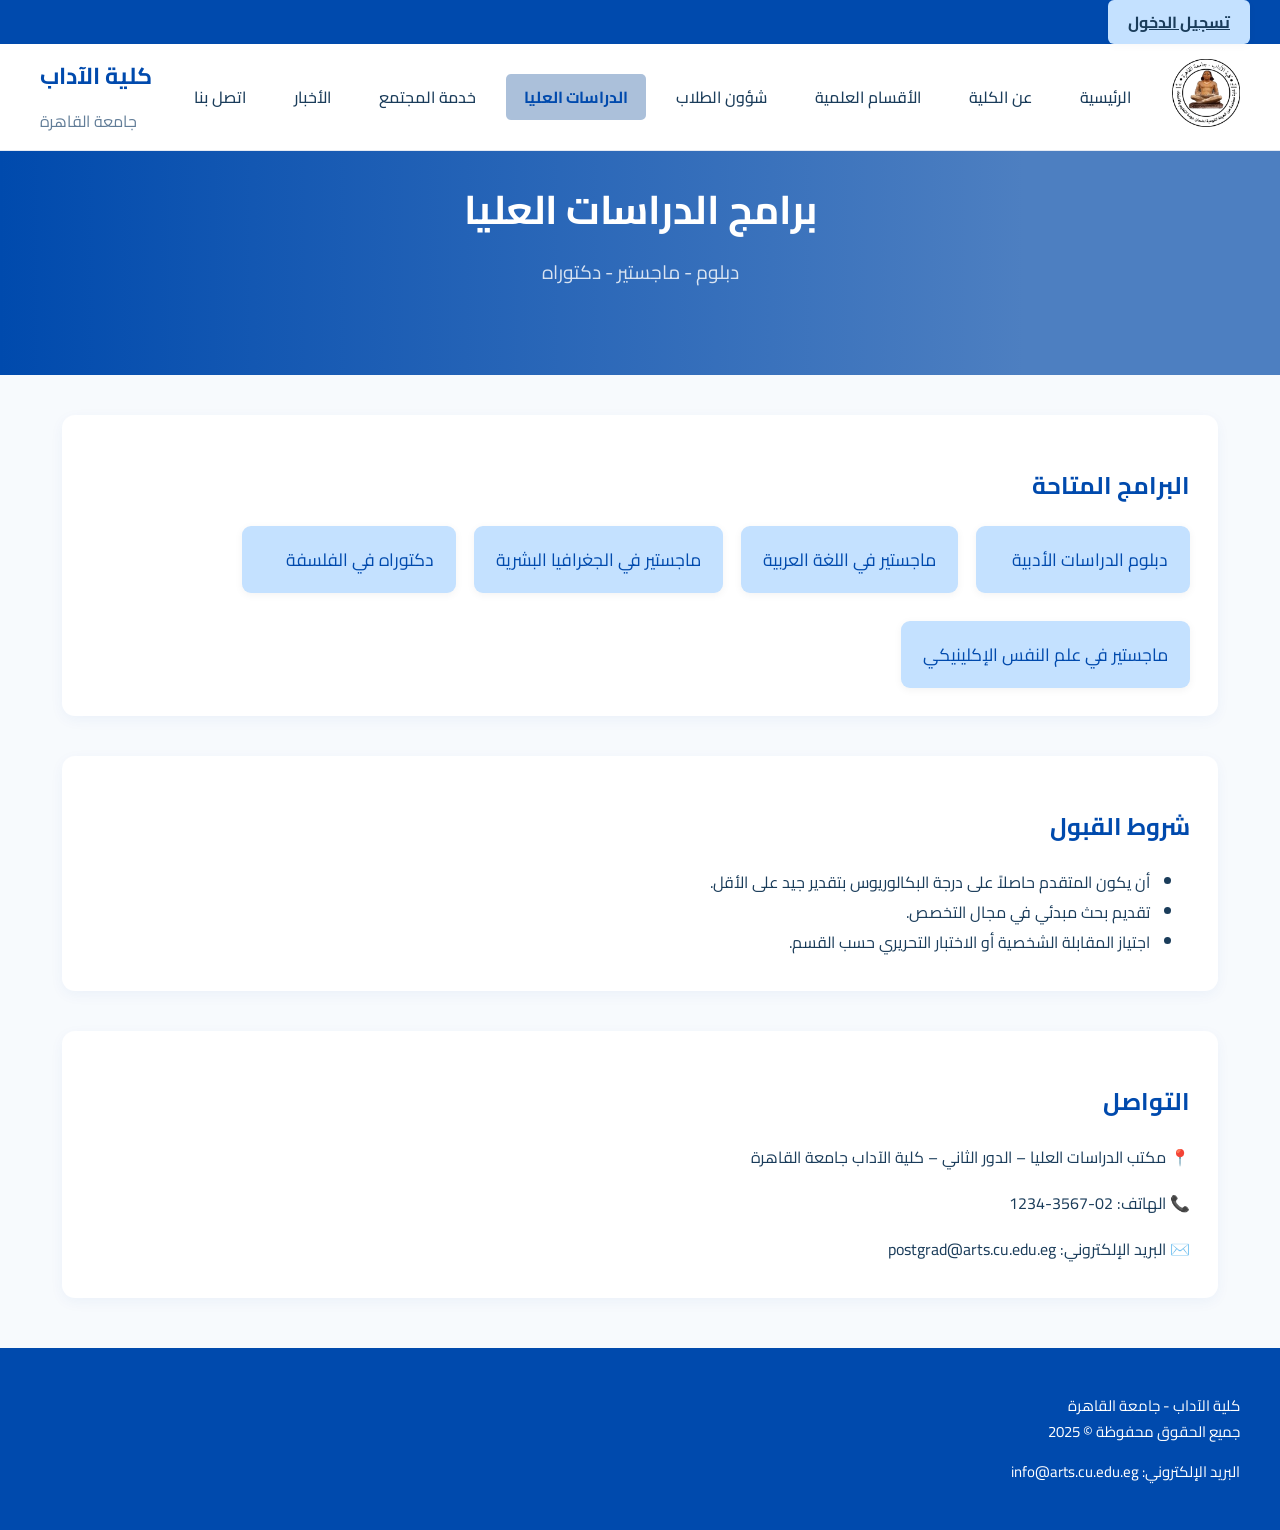
<file: postgraduates.html>
<!DOCTYPE html>
<html lang="ar" dir="rtl">

<head>
    <meta charset="UTF-8">
    <meta name="viewport" content="width=device-width, initial-scale=1.0">
    <title>الدراسات العليا - كلية الآداب جامعة القاهرة</title>
    <link rel="stylesheet" href="css/main.css">
    <link href="https://fonts.googleapis.com/css?family=Cairo:wght@400;700&display=swap" rel="stylesheet">
</head>

<body>
    <div class="topbar">
        <a href="login.html" class="login-btn">تسجيل الدخول</a>
    </div>


    <header class="main-header">
        <div class="container nav-flex">
            <div class="logo">
                <img src="images/logo.png" alt="شعار كلية الآداب" />
            </div>
            <nav>
                <ul class="main-nav">
                    <li><a href="index.html">الرئيسية</a></li>
                    <li><a href="about.html">عن الكلية</a></li>
                    <li><a href="departments.html">الأقسام العلمية</a></li>
                    <li><a href="students.html">شؤون الطلاب</a></li>
                    <li><a class="active" href="postgraduates.html">الدراسات العليا</a></li>
                    <li><a href="community.html">خدمة المجتمع</a></li>
                    <li><a href="news.html">الأخبار</a></li>
                    <li><a href="contact.html">اتصل بنا</a></li>
                </ul>
            </nav>
            <div class="faculty-name">
                <span>كلية الآداب<br><span class="subtext">جامعة القاهرة</span></span>
            </div>
        </div>
    </header>

    <section class="page-hero">

        <div class="hero-content">
            <h1>برامج الدراسات العليا</h1>
            <p>دبلوم - ماجستير - دكتوراه</p>
        </div>
    </section>

    <main class="main-content">
        <section class="home-section fade-in">
            <h2>البرامج المتاحة</h2>
            <div class="card-list">
                <div class="card">دبلوم الدراسات الأدبية</div>
                <div class="card">ماجستير في اللغة العربية</div>
                <div class="card">ماجستير في الجغرافيا البشرية</div>
                <div class="card">دكتوراه في الفلسفة</div>
                <div class="card">ماجستير في علم النفس الإكلينيكي</div>
            </div>
        </section>

        <section class="home-section fade-in" style="animation-delay:.2s">
            <h2>شروط القبول</h2>
            <ul class="list">
                <li>أن يكون المتقدم حاصلاً على درجة البكالوريوس بتقدير جيد على الأقل.</li>
                <li>تقديم بحث مبدئي في مجال التخصص.</li>
                <li>اجتياز المقابلة الشخصية أو الاختبار التحريري حسب القسم.</li>
            </ul>
        </section>

        <section class="home-section fade-in" style="animation-delay:.35s">
            <h2>التواصل</h2>
            <p>📍 مكتب الدراسات العليا – الدور الثاني – كلية الآداب جامعة القاهرة</p>
            <p>📞 الهاتف: 02-3567-1234</p>
            <p>✉️ البريد الإلكتروني: postgrad@arts.cu.edu.eg</p>
        </section>
    </main>

    <footer>
        <div class="footer-container">
            <div class="footer-info">
                <p>كلية الآداب - جامعة القاهرة<br>جميع الحقوق محفوظة &copy; 2025</p>
                <p>البريد الإلكتروني: info@arts.cu.edu.eg</p>
            </div>
        </div>
    </footer>

    <script>
        const faders = document.querySelectorAll('.fade-in');
        window.addEventListener('scroll', () => {
            faders.forEach(el => {
                const rect = el.getBoundingClientRect();
                if (rect.top < window.innerHeight - 60) el.classList.add('show');
            });
        });
        window.dispatchEvent(new Event('scroll'));
    </script>
</body>

</html>
</file>
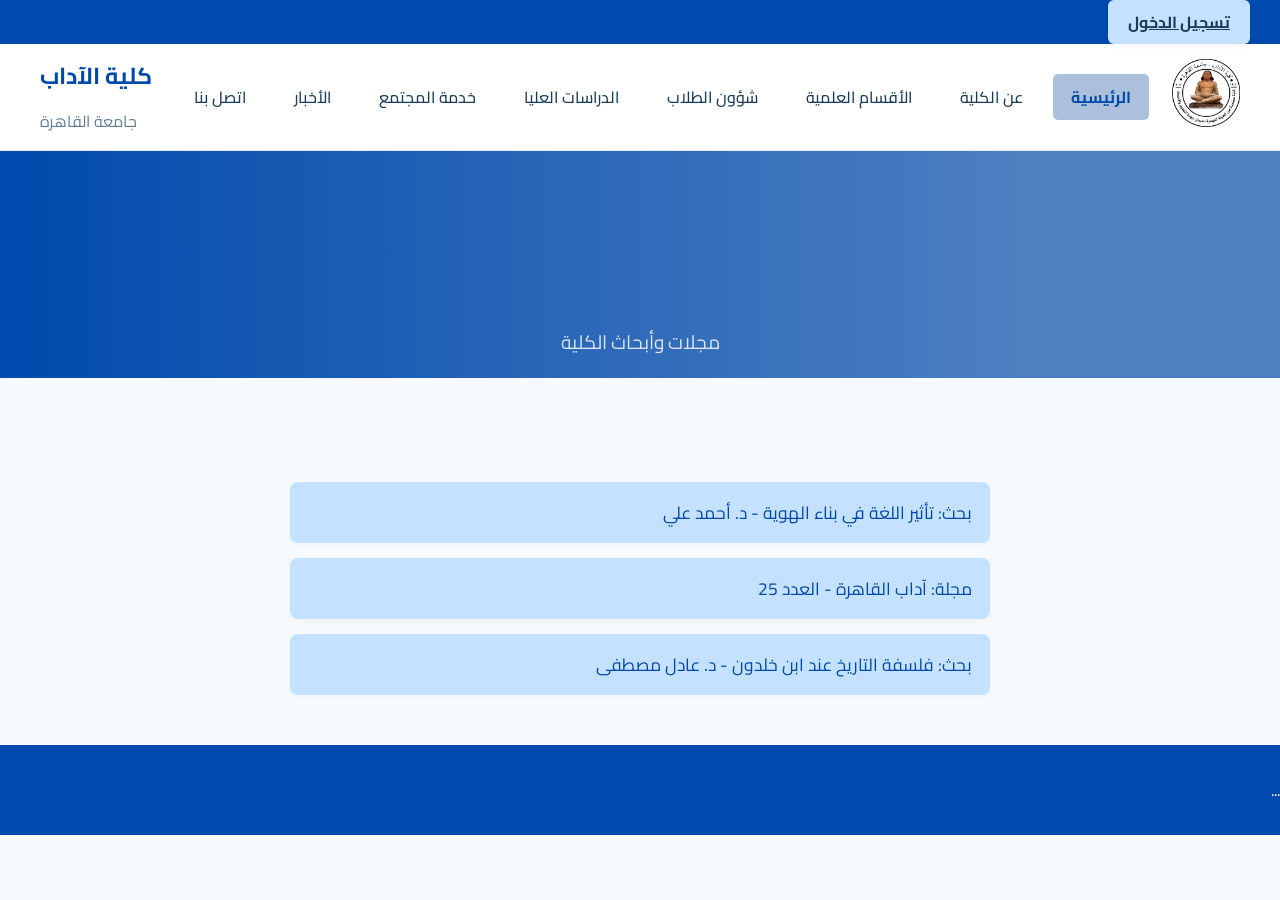
<file: research.html>
<!DOCTYPE html>
<html lang="ar" dir="rtl">

<head>
    <meta charset="UTF-8">
    <title>النشاط العلمي - كلية الآداب</title>
    <link rel="stylesheet" href="css/main.css">
    <link href="https://fonts.googleapis.com/css?family=Cairo:wght@400;700&display=swap" rel="stylesheet">
</head>

<body>
    <div class="topbar">
        <a href="login.html" class="login-btn">تسجيل الدخول</a>
    </div>
    <header class="main-header">
        <div class="container nav-flex">
            <div class="logo">
                <img src="images/logo.png" alt="شعار كلية الآداب" />
            </div>
            <nav>
                <ul class="main-nav">
                    <li><a class="active" href="index.html">الرئيسية</a></li>
                    <li><a href="about.html">عن الكلية</a></li>
                    <li><a href="departments.html">الأقسام العلمية</a></li>
                    <li><a href="students.html">شؤون الطلاب</a></li>
                    <li><a href="postgraduates.html">الدراسات العليا</a></li>
                    <li><a href="community.html">خدمة المجتمع</a></li>
                    <li><a href="news.html">الأخبار</a></li>
                    <li><a href="contact.html">اتصل بنا</a></li>
                </ul>
            </nav>
            <div class="faculty-name">
                <span>كلية الآداب<br><span class="subtext">جامعة القاهرة</span></span>
            </div>
        </div>
    </header>
    <section class="page-hero">
        <h2 class="fade-in">النشاط العلمي</h2>
        <p class="fade-in" style="animation-delay:.12s">مجلات وأبحاث الكلية</p>
    </section>
    <main class="main-content">
        <div class="filter-section fade-in">
            <label>تصنيف الأبحاث:
                <select id="research-filter">
                    <option value="all">الكل</option>
                    <option value="مجلة">مجلات علمية</option>
                    <option value="بحث">أبحاث منشورة</option>
                </select>
            </label>
        </div>
        <div id="research-list" class="research-list">
            <div class="research-card" data-type="بحث">بحث: تأثير اللغة في بناء الهوية - د. أحمد علي</div>
            <div class="research-card" data-type="مجلة">مجلة: آداب القاهرة - العدد 25</div>
            <div class="research-card" data-type="بحث">بحث: فلسفة التاريخ عند ابن خلدون - د. عادل مصطفى</div>
        </div>
    </main>
    <footer> ... </footer>
    <script>
        // فلترة الأبحاث/المجلات مع أنيميشن
        document.getElementById('research-filter').addEventListener('change', function () {
            let val = this.value;
            document.querySelectorAll('.research-card').forEach(card => {
                card.style.display = (val === 'all' || card.dataset.type === val) ? 'block' : 'none';
            });
        });
    </script>
</body>

</html>
</file>
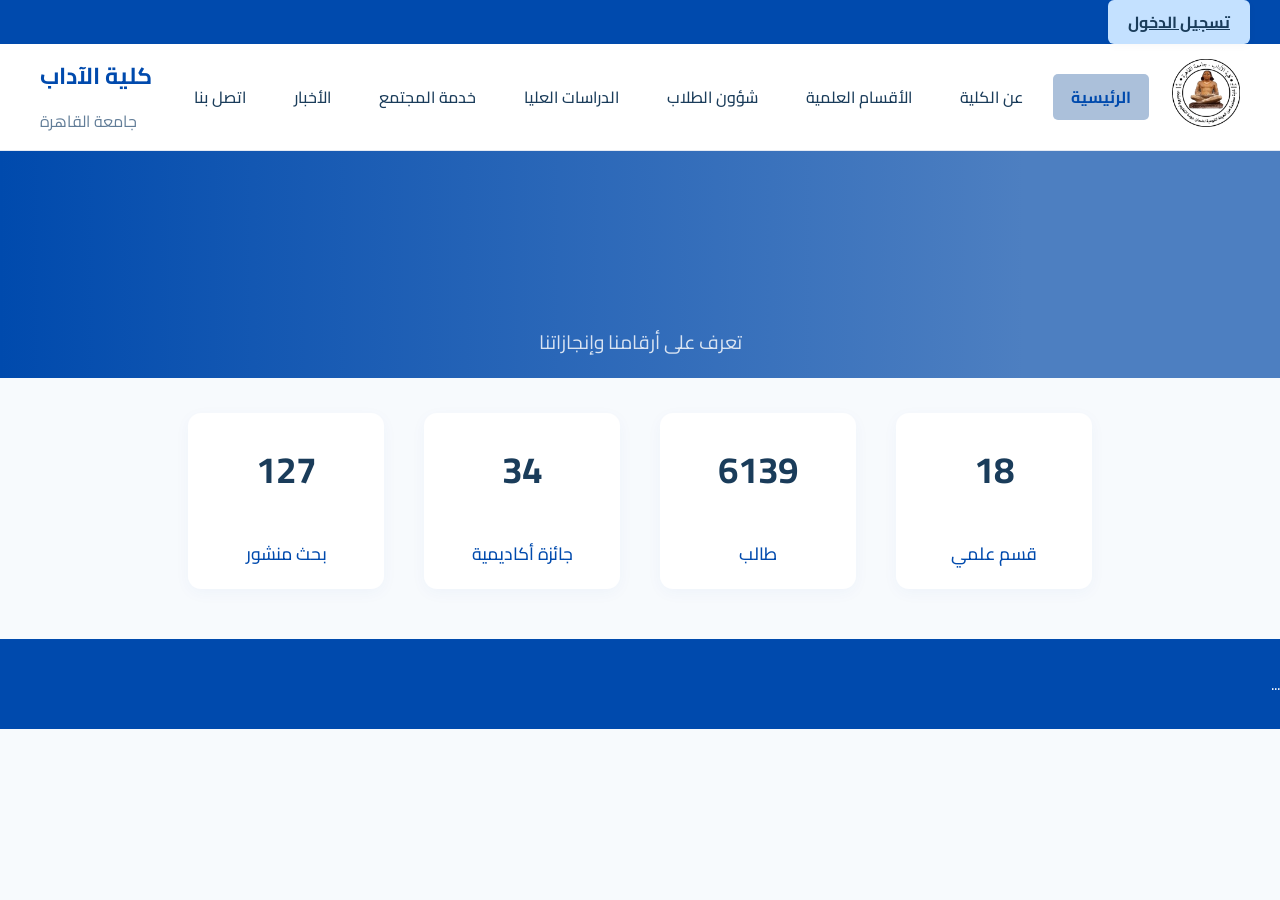
<file: statistics.html>
<!DOCTYPE html>
<html lang="ar" dir="rtl">

<head>
    <meta charset="UTF-8">
    <title>إحصائيات الكلية - كلية الآداب</title>
    <link rel="stylesheet" href="css/main.css">
    <link href="https://fonts.googleapis.com/css?family=Cairo:wght@400;700&display=swap" rel="stylesheet">
</head>

<body>
    <div class="topbar">
        <a href="login.html" class="login-btn">تسجيل الدخول</a>
    </div>
    <header class="main-header">
        <div class="container nav-flex">
            <div class="logo">
                <img src="images/logo.png" alt="شعار كلية الآداب" />
            </div>
            <nav>
                <ul class="main-nav">
                    <li><a class="active" href="index.html">الرئيسية</a></li>
                    <li><a href="about.html">عن الكلية</a></li>
                    <li><a href="departments.html">الأقسام العلمية</a></li>
                    <li><a href="students.html">شؤون الطلاب</a></li>
                    <li><a href="postgraduates.html">الدراسات العليا</a></li>
                    <li><a href="community.html">خدمة المجتمع</a></li>
                    <li><a href="news.html">الأخبار</a></li>
                    <li><a href="contact.html">اتصل بنا</a></li>
                </ul>
            </nav>
            <div class="faculty-name">
                <span>كلية الآداب<br><span class="subtext">جامعة القاهرة</span></span>
            </div>
        </div>
    </header>
    <section class="page-hero">
        <h2 class="fade-in">إحصائيات الكلية</h2>
        <p class="fade-in" style="animation-delay:.12s">تعرف على أرقامنا وإنجازاتنا</p>
    </section>
    <main class="main-content stats-section">
        <div class="stats">
            <div class="stat"><span id="s1">0</span><br>قسم علمي</div>
            <div class="stat"><span id="s2">0</span><br>طالب</div>
            <div class="stat"><span id="s3">0</span><br>جائزة أكاديمية</div>
            <div class="stat"><span id="s4">0</span><br>بحث منشور</div>
        </div>
    </main>
    <footer> ... </footer>
    <script>
        // عدادات متحركة
        function animateCount(id, to, duration) {
            let el = document.getElementById(id), start = 0, startTime = null;
            function animate(ts) {
                if (!startTime) startTime = ts;
                let progress = Math.min((ts - startTime) / duration, 1);
                el.textContent = Math.floor(progress * (to - start) + start);
                if (progress < 1) requestAnimationFrame(animate);
                else el.textContent = to;
            }
            requestAnimationFrame(animate);
        }
        window.addEventListener('DOMContentLoaded', () => {
            animateCount('s1', 18, 800);
            animateCount('s2', 6500, 1200);
            animateCount('s3', 34, 900);
            animateCount('s4', 127, 1000);
        });
    </script>
</body>

</html>
</file>
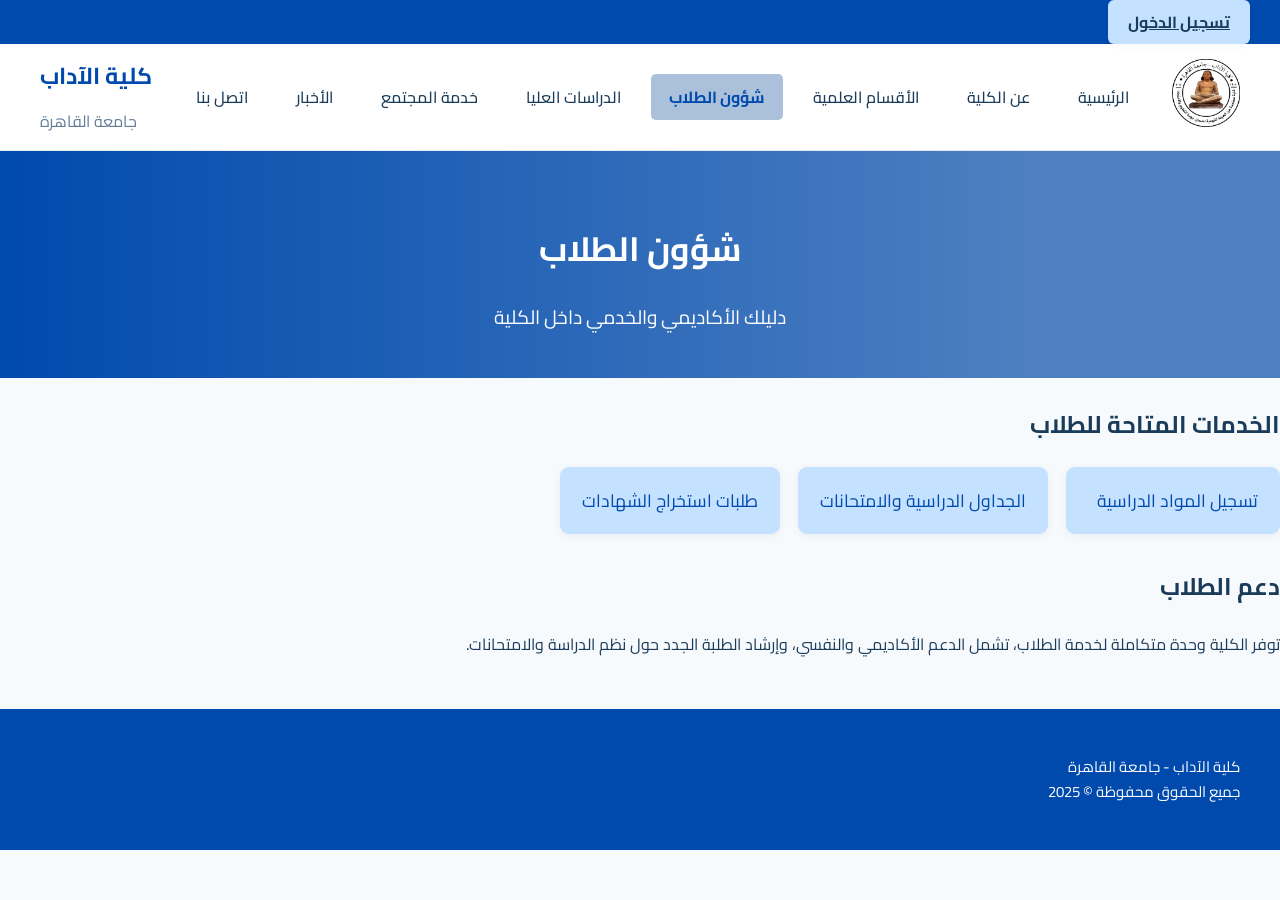
<file: students.html>
<!DOCTYPE html>
<html lang="ar" dir="rtl">

<head>
    <meta charset="UTF-8">
    <meta name="viewport" content="width=device-width, initial-scale=1.0">
    <title>شؤون الطلاب - كلية الآداب</title>
    <link rel="stylesheet" href="css/main.css">
    <link href="https://fonts.googleapis.com/css?family=Cairo:wght@400;700&display=swap" rel="stylesheet">
</head>

<body>
    <div class="topbar">
        <a href="login.html" class="login-btn">تسجيل الدخول</a>
    </div>

    <header class="main-header">
        <div class="container nav-flex">
            <div class="logo"><img src="images/logo.png" alt="شعار كلية الآداب" /></div>
            <nav>
                <ul class="main-nav">
                    <li><a href="index.html">الرئيسية</a></li>
                    <li><a href="about.html">عن الكلية</a></li>
                    <li><a href="departments.html">الأقسام العلمية</a></li>
                    <li><a class="active" href="students.html">شؤون الطلاب</a></li>
                    <li><a href="postgraduates.html">الدراسات العليا</a></li>
                    <li><a href="community.html">خدمة المجتمع</a></li>
                    <li><a href="news.html">الأخبار</a></li>
                    <li><a href="contact.html">اتصل بنا</a></li>
                </ul>
            </nav>
            <div class="faculty-name">
                <span>كلية الآداب<br><span class="subtext">جامعة القاهرة</span></span>
            </div>
        </div>
    </header>

    <section class="page-hero">
        <h2 class="fade-in">شؤون الطلاب</h2>
        <p class="fade-in" style="animation-delay:.14s">دليلك الأكاديمي والخدمي داخل الكلية</p>
    </section>

    <main class="main-content">
        <section class="fade-in">
            <h2>الخدمات المتاحة للطلاب</h2>
            <div class="card-list">
                <div class="card">تسجيل المواد الدراسية</div>
                <div class="card">الجداول الدراسية والامتحانات</div>
                <div class="card">طلبات استخراج الشهادات</div>
            </div>
        </section>
        <section class="fade-in" style="animation-delay:.2s">
            <h2>دعم الطلاب</h2>
            <p>توفر الكلية وحدة متكاملة لخدمة الطلاب، تشمل الدعم الأكاديمي والنفسي، وإرشاد الطلبة الجدد حول نظم الدراسة
                والامتحانات.</p>
        </section>
    </main>

    <footer>
        <div class="footer-container">
            <div class="footer-info">
                <p>كلية الآداب - جامعة القاهرة<br>جميع الحقوق محفوظة © 2025</p>
            </div>
        </div>
    </footer>

    <script>
        const faders = document.querySelectorAll('.fade-in');
        window.addEventListener('scroll', () => {
            faders.forEach(el => {
                const rect = el.getBoundingClientRect();
                if (rect.top < window.innerHeight - 60) el.classList.add('show');
            });
        });
        window.dispatchEvent(new Event('scroll'));
    </script>
</body>

</html>
</file>
<file: css/main.css>
/* ====== إعداد الخط ====== */
body, html {
    font-family: 'Cairo', Arial, sans-serif;
    direction: rtl;
    margin: 0;
    padding: 0;
    background: #f7fafd;
    color: #1a3c5a;
    scroll-behavior: smooth;
}

/* ====== الشريط العلوي (Topbar) ====== */
.topbar {
    background: #004aad;
    height: 44px;
    display: flex;
    justify-content: flex-start;
    align-items: center;
    padding: 0 30px;
}
.login-btn {
    background: #c4e1ff;
    color: #1a3c5a;
    border: none;
    border-radius: 6px;
    font-size: 16px;
    padding: 7px 20px;
    cursor: pointer;
    font-weight: bold;
    transition: background 0.2s, box-shadow .2s;
    box-shadow: 0 2px 8px rgba(0,0,0,0.03);
}
.login-btn:hover {
    background: #abc0da;
    box-shadow: 0 2px 12px rgba(0,75,173,0.14);
}

/* ====== الهيدر والنافبار ====== */
.main-header {
    background: #fff;
    border-bottom: 1px solid #e4e9f2;
    box-shadow: 0 2px 8px rgba(0,0,0,0.02);
}
.container.nav-flex {
    display: flex;
    align-items: center;
    justify-content: space-between;
    max-width: 1200px;
    margin: auto;
    padding: 10px 30px;
}
.logo img {
    height: 68px;
    width: auto;
    object-fit: contain;
}
.faculty-name {
    font-size: 23px;
    font-weight: bold;
    color: #004aad;
    text-align: left;
}
.faculty-name .subtext {
    font-size: 16px;
    color: #627d98;
    font-weight: normal;
}

.main-nav {
    list-style: none;
    display: flex;
    gap: 12px;
    margin: 0;
    padding: 0;
}
.main-nav li {}
.main-nav a {
    display: block;
    padding: 8px 18px;
    color: #1a3c5a;
    text-decoration: none;
    font-weight: 500;
    border-radius: 5px;
    transition: background 0.2s, color 0.2s;
    position: relative;
}
.main-nav a.active,
.main-nav a:hover {
    background: #abc0da;
    color: #004aad;
    font-weight: bold;
}

/* ====== Hero Section ====== */
.hero {
    position: relative;
    height: 410px;
    overflow: hidden;
    z-index: 0;
    margin-bottom: 0;
}
.hero-bg {
    position: absolute;
    inset: 0;
    width: 100%;
    height: 100%;
    z-index: 1;
}
.hero-bg img {
    width: 100%;
    height: 100%;
    object-fit: cover;
    display: block;
    filter: brightness(0.73);
}
.hero-gradient {
    position: absolute;
    inset: 0;
    background: linear-gradient(180deg, #004aad 0%, #4d7fc1 48%, #abc0da 100%);
    opacity: 0.86;
    z-index: 2;
}
.hero-content {
    position: relative;
    z-index: 3;
    text-align: center;
    color: #fff;
    top: 35%;
    transform: translateY(-35%);
    animation: fadeInUp 1.2s cubic-bezier(.68,0,.22,1);
}
.hero-content h1 {
    font-size: 2.5rem;
    margin-bottom: 16px;
    font-weight: bold;
    line-height: 1.25;
    letter-spacing: -.5px;
}
.hero-content p {
    font-size: 1.25rem;
    margin-bottom: 24px;
}
.cta-btn {
    background: #c4e1ff;
    color: #004aad;
    border: none;
    border-radius: 7px;
    padding: 10px 28px;
    font-size: 18px;
    font-weight: bold;
    cursor: pointer;
    box-shadow: 0 2px 8px rgba(0,0,0,0.06);
    transition: background 0.2s, transform 0.15s;
}
.cta-btn:hover {
    background: #abc0da;
    transform: translateY(-2px) scale(1.04);
}

/* ====== أسهم السلايدر ====== */
.slider-arrow {
    position: absolute;
    top: 50%;
    transform: translateY(-50%);
    z-index: 4;
    background: rgba(255,255,255,0.45);
    border: none;
    border-radius: 50%;
    width: 36px;
    height: 36px;
    font-size: 28px;
    color: #1a3c5a;
    cursor: pointer;
    box-shadow: 0 2px 7px rgba(0,0,0,.10);
    transition: background 0.2s, color 0.2s;
}
.slider-arrow.left { right: unset; left: 22px; }
.slider-arrow.right { left: unset; right: 22px; }
.slider-arrow:hover { background: #c4e1ff; color: #004aad; }

/* ====== الصفحة الرئيسية - أقسام سريعة ====== */
.home-section {
    margin: 40px auto 0 auto;
    max-width: 1100px;
    background: #fff;
    border-radius: 13px;
    box-shadow: 0 4px 14px rgba(0,74,173,0.05);
    padding: 28px 28px 18px 28px;
    margin-bottom: 24px;
}
.home-section h2 {
    font-size: 1.5rem;
    margin-bottom: 18px;
    color: #004aad;
}
.card-list {
    display: flex;
    gap: 18px;
    flex-wrap: wrap;
}
.card {
    background: #c4e1ff;
    color: #004aad;
    border-radius: 9px;
    padding: 17px 22px;
    min-width: 170px;
    font-size: 1.1rem;
    box-shadow: 0 2px 8px rgba(0,0,0,0.05);
    transition: background 0.2s, transform 0.15s;
    cursor: pointer;
    margin-bottom: 10px;
}
.card:hover { background: #abc0da; transform: scale(1.04); }

/* ====== عدادات إحصائية ====== */
.stats-section {
    margin-top: 35px;
    margin-bottom: 30px;
    text-align: center;
}
.stats {
    display: flex;
    justify-content: center;
    gap: 40px;
    flex-wrap: wrap;
    margin-top: 18px;
}
.stat {
    background: #fff;
    padding: 26px 28px 20px 28px;
    border-radius: 13px;
    box-shadow: 0 4px 16px rgba(0,74,173,0.04);
    font-size: 1.1rem;
    color: #004aad;
    min-width: 140px;
    line-height: 1.7;
    font-weight: 500;
    transition: box-shadow .2s;
}
.stat span {
    font-size: 2.3rem;
    font-weight: bold;
    display: block;
    margin-bottom: 7px;
    color: #1a3c5a;
}
.stat:hover { box-shadow: 0 8px 24px rgba(0,74,173,0.08); }

/* ====== صفحة (page-hero) ====== */
.page-hero {
    background: linear-gradient(90deg,#004aad 0,#4d7fc1 80%);
    color: #fff;
    text-align: center;
    padding: 38px 0 24px 0;
    margin-bottom: 24px;
}
.page-hero h2 { font-size: 2.1rem; margin-bottom: 8px; font-weight: bold; }
.page-hero p { font-size: 1.2rem; opacity: 0.82; }

/* ====== fade-in/slide-in Animations ====== */
.fade-in {
    opacity: 0;
    transform: translateY(25px);
    transition: opacity 0.7s cubic-bezier(.77,0,.18,1), transform 0.7s cubic-bezier(.77,0,.18,1);
}
.fade-in.show { opacity: 1; transform: none; }
.slide-in {
    opacity: 0;
    transform: translateX(40px);
    transition: opacity 0.7s, transform 0.7s;
}
.slide-in.show { opacity: 1; transform: none; }
@keyframes fadeInUp {
    from { opacity: 0; transform: translateY(40px);}
    to { opacity: 1; transform: none;}
}
.pulse {
    animation: pulse 1.5s infinite alternate;
}
@keyframes pulse {
    to { box-shadow: 0 0 0 7px #abc0da77; }
}

/* ====== الأخبار (news-list) ====== */
.news-list {
    display: flex;
    flex-direction: column;
    gap: 18px;
    max-width: 840px;
    margin: 0 auto 38px auto;
}
.news-card {
    background: #fff;
    border-radius: 10px;
    box-shadow: 0 2px 14px rgba(0,74,173,0.04);
    display: flex;
    align-items: flex-start;
    overflow: hidden;
    transition: box-shadow .18s;
    min-height: 110px;
}
.news-card:hover { box-shadow: 0 8px 28px rgba(0,74,173,0.08); }
.news-img {
    width: 120px;
    min-height: 110px;
    background: #abc0da44;
    /* صورة الخبر يمكن وضعها هنا */
}
.news-info {
    padding: 12px 22px 7px 10px;
}
.news-info h3 {
    margin: 0 0 6px 0;
    color: #004aad;
    font-size: 1.15rem;
    font-weight: bold;
}
.news-date {
    font-size: .98rem;
    color: #627d98;
    opacity: 0.77;
    margin-bottom: 8px;
    display: inline-block;
}
.news-info p { margin: 0; font-size: 1.03rem; }

/* ====== الفعاليات (events-calendar) ====== */
.events-calendar {
    background: #fff;
    border-radius: 13px;
    box-shadow: 0 2px 12px rgba(0,74,173,0.05);
    max-width: 600px;
    margin: 0 auto 28px auto;
    padding: 20px;
}
.events-calendar h3 { color: #004aad; margin-bottom: 15px; }
#events-list { list-style: none; margin: 0; padding: 0; }
.event-item {
    background: #c4e1ff;
    margin-bottom: 10px;
    border-radius: 7px;
    padding: 13px 22px;
    color: #004aad;
    font-size: 1.1rem;
    box-shadow: 0 1px 5px rgba(0,0,0,0.04);
    opacity: 1;
    transition: opacity .8s;
}

/* ====== عن الكلية (about-section, deans) ====== */
.about-section { background: #fff; border-radius: 10px; box-shadow: 0 2px 12px rgba(0,74,173,0.04); padding: 22px 18px; max-width: 820px; margin: 0 auto 22px auto;}
.about-section h3 { color: #004aad; margin-top: 0;}
.deans-list { display: flex; gap: 20px; flex-wrap: wrap; }
.dean-card {
    background: #c4e1ff;
    color: #004aad;
    border-radius: 9px;
    padding: 10px 14px;
    min-width: 150px;
    text-align: center;
    box-shadow: 0 2px 8px rgba(0,0,0,0.03);
}
.dean-img {
    height: 60px;
    width: 60px;
    background: #abc0da;
    border-radius: 50%;
    margin: 0 auto 7px auto;
    /* صورة العميد هنا */
}
.dean-info { font-size: 1rem; }

/* ====== الأقسام العلمية ====== */
.sort-btn {
    background: #004aad;
    color: #fff;
    border: none;
    border-radius: 7px;
    padding: 9px 22px;
    font-size: 17px;
    margin-bottom: 18px;
    font-weight: bold;
    cursor: pointer;
    transition: background 0.2s, box-shadow .18s;
    box-shadow: 0 2px 9px rgba(0,0,0,0.07);
}
.sort-btn:hover { background: #4d7fc1; }
.departments-ul {
    list-style: none;
    margin: 0;
    padding: 0;
    max-width: 420px;
    margin: auto;
}
.departments-ul li {
    background: #c4e1ff;
    color: #004aad;
    border-radius: 7px;
    font-size: 1.17rem;
    padding: 13px 20px;
    margin-bottom: 11px;
    font-weight: 500;
    box-shadow: 0 1px 6px rgba(0,0,0,0.04);
    transition: background .2s, transform .17s;
    cursor: pointer;
}
.departments-ul li:hover { background: #abc0da; transform: scale(1.03); }

/* ====== الطلاب والخدمات ====== */
.student-services {
    display: flex;
    flex-wrap: wrap;
    gap: 15px;
    justify-content: center;
    margin: 32px 0;
}
.student-services .cta-btn { min-width: 180px; }

/* ====== الدراسات العليا ====== */
.pg-programs {
    display: flex;
    gap: 18px;
    flex-wrap: wrap;
    justify-content: center;
    margin: 24px 0;
}
.pg-card {
    background: #c4e1ff;
    color: #004aad;
    border-radius: 8px;
    padding: 15px 20px;
    font-size: 1.11rem;
    font-weight: 500;
    box-shadow: 0 2px 7px rgba(0,0,0,0.03);
    min-width: 170px;
    margin-bottom: 8px;
    transition: background .2s, transform .15s;
}
.pg-card:hover { background: #abc0da; transform: scale(1.04); }

/* ====== القبول والتسجيل ====== */
.admission-form {
    background: #fff;
    border-radius: 10px;
    box-shadow: 0 2px 12px rgba(0,74,173,0.04);
    max-width: 430px;
    margin: 30px auto;
    padding: 24px 20px;
    display: flex;
    flex-direction: column;
    gap: 15px;
}
.admission-form label {
    font-size: 1rem;
    color: #1a3c5a;
    margin-bottom: 3px;
}
.admission-form input,
.admission-form select {
    width: 100%;
    padding: 8px 10px;
    border-radius: 5px;
    border: 1px solid #abc0da;
    margin-top: 5px;
    margin-bottom: 12px;
    font-size: 1.04rem;
    outline: none;
    transition: border .2s;
}
.admission-form input:focus, .admission-form select:focus {
    border-color: #004aad;
}
#admission-msg {
    text-align: center;
    margin-top: 9px;
    font-size: 1.04rem;
    font-weight: bold;
}

/* ====== خدمة المجتمع ====== */
.community-activities {
    display: flex;
    gap: 16px;
    flex-wrap: wrap;
    justify-content: center;
    margin: 32px 0;
}
.activity-card {
    background: #c4e1ff;
    color: #004aad;
    border-radius: 8px;
    padding: 14px 17px;
    font-size: 1.09rem;
    box-shadow: 0 2px 7px rgba(0,0,0,0.03);
    min-width: 160px;
    margin-bottom: 8px;
    transition: background .2s, transform .15s;
}
.activity-card:hover { background: #abc0da; transform: scale(1.03); }

/* ====== النشاط العلمي (الأبحاث) ====== */
.filter-section {
    background: #fff;
    border-radius: 10px;
    box-shadow: 0 2px 12px rgba(0,74,173,0.04);
    padding: 20px 20px 8px 20px;
    max-width: 520px;
    margin: 0 auto 18px auto;
}
.filter-section label { color: #004aad; font-size: 1.13rem; }
.research-list {
    display: flex;
    flex-direction: column;
    gap: 15px;
    max-width: 700px;
    margin: 0 auto 38px auto;
}
.research-card {
    background: #c4e1ff;
    color: #004aad;
    border-radius: 8px;
    padding: 14px 18px;
    font-size: 1.09rem;
    box-shadow: 0 2px 7px rgba(0,0,0,0.03);
    transition: background .2s, transform .15s;
}
.research-card:hover { background: #abc0da; transform: scale(1.03); }

/* ====== اتصل بنا ====== */
.contact-info {
    background: #fff;
    border-radius: 10px;
    box-shadow: 0 2px 12px rgba(0,74,173,0.04);
    max-width: 410px;
    margin: 0 auto 19px auto;
    padding: 19px 15px;
    font-size: 1.13rem;
    color: #1a3c5a;
}
.contact-form {
    background: #fff;
    border-radius: 10px;
    box-shadow: 0 2px 12px rgba(0,74,173,0.04);
    max-width: 410px;
    margin: 0 auto 18px auto;
    padding: 22px 17px;
    display: flex;
    flex-direction: column;
    gap: 12px;
}
.contact-form label {
    color: #1a3c5a;
    font-size: 1.04rem;
}
.contact-form input,
.contact-form textarea {
    width: 100%;
    padding: 8px 10px;
    border-radius: 5px;
    border: 1px solid #abc0da;
    margin-top: 5px;
    font-size: 1.04rem;
    outline: none;
    transition: border .2s;
}
.contact-form textarea { min-height: 80px; resize: vertical;}
.contact-form input:focus, .contact-form textarea:focus {
    border-color: #004aad;
}
#contact-msg { text-align: center; margin-top: 7px; font-size: 1.08rem; font-weight: bold; }

/* ====== الفوتر ====== */
footer {
    background: #004aad;
    color: #fff;
    padding: 30px 0;
    margin-top: 50px;
}
.footer-container {
    display: flex;
    align-items: center;
    justify-content: space-between;
    max-width: 1200px;
    margin: auto;
    padding: 0 30px;
    flex-wrap: wrap;
}
.footer-logo img {
    height: 55px;
    width: auto;
}
.footer-info {
    font-size: 15px;
    line-height: 1.7;
    text-align: right;
}

/* ====== Responsive ====== */
@media (max-width: 900px) {
    .container.nav-flex, .footer-container {
        flex-direction: column;
        text-align: center;
        gap: 15px;
    }
    .main-header, footer {
        padding-left: 0;
        padding-right: 0;
    }
    .main-nav {
        flex-wrap: wrap;
        justify-content: center;
        gap: 6px;
    }
    .hero-content h1 {
        font-size: 1.9rem;
    }
    .hero {
        height: 320px;
    }
    .home-section, .about-section, .events-calendar, .admission-form, .contact-info, .contact-form, .filter-section {
        padding-left: 10px;
        padding-right: 10px;
    }
    .news-list, .research-list { padding-left: 5px; padding-right: 5px;}
}
@media (max-width: 600px) {
    .hero { height: 220px; }
    .hero-content h1 { font-size: 1.1rem; }
    .container.nav-flex, .footer-container { padding: 0 7px; }
    .logo img, .footer-logo img { height: 40px; }
    .main-nav { gap: 2px; }
    .stats { gap: 12px; }
    .home-section, .about-section, .events-calendar, .admission-form, .contact-info, .contact-form, .filter-section {
        padding: 8px 2px;
    }
    .news-card, .research-card, .pg-card, .activity-card, .stat, .dean-card, .departments-ul li {
        min-width: unset !important;
    }
}

/* ====== عناصر مساعدة ====== */
::-webkit-scrollbar { width: 8px; background: #f2f5fc; }
::-webkit-scrollbar-thumb { background: #abc0da; border-radius: 10px;}
</file>
